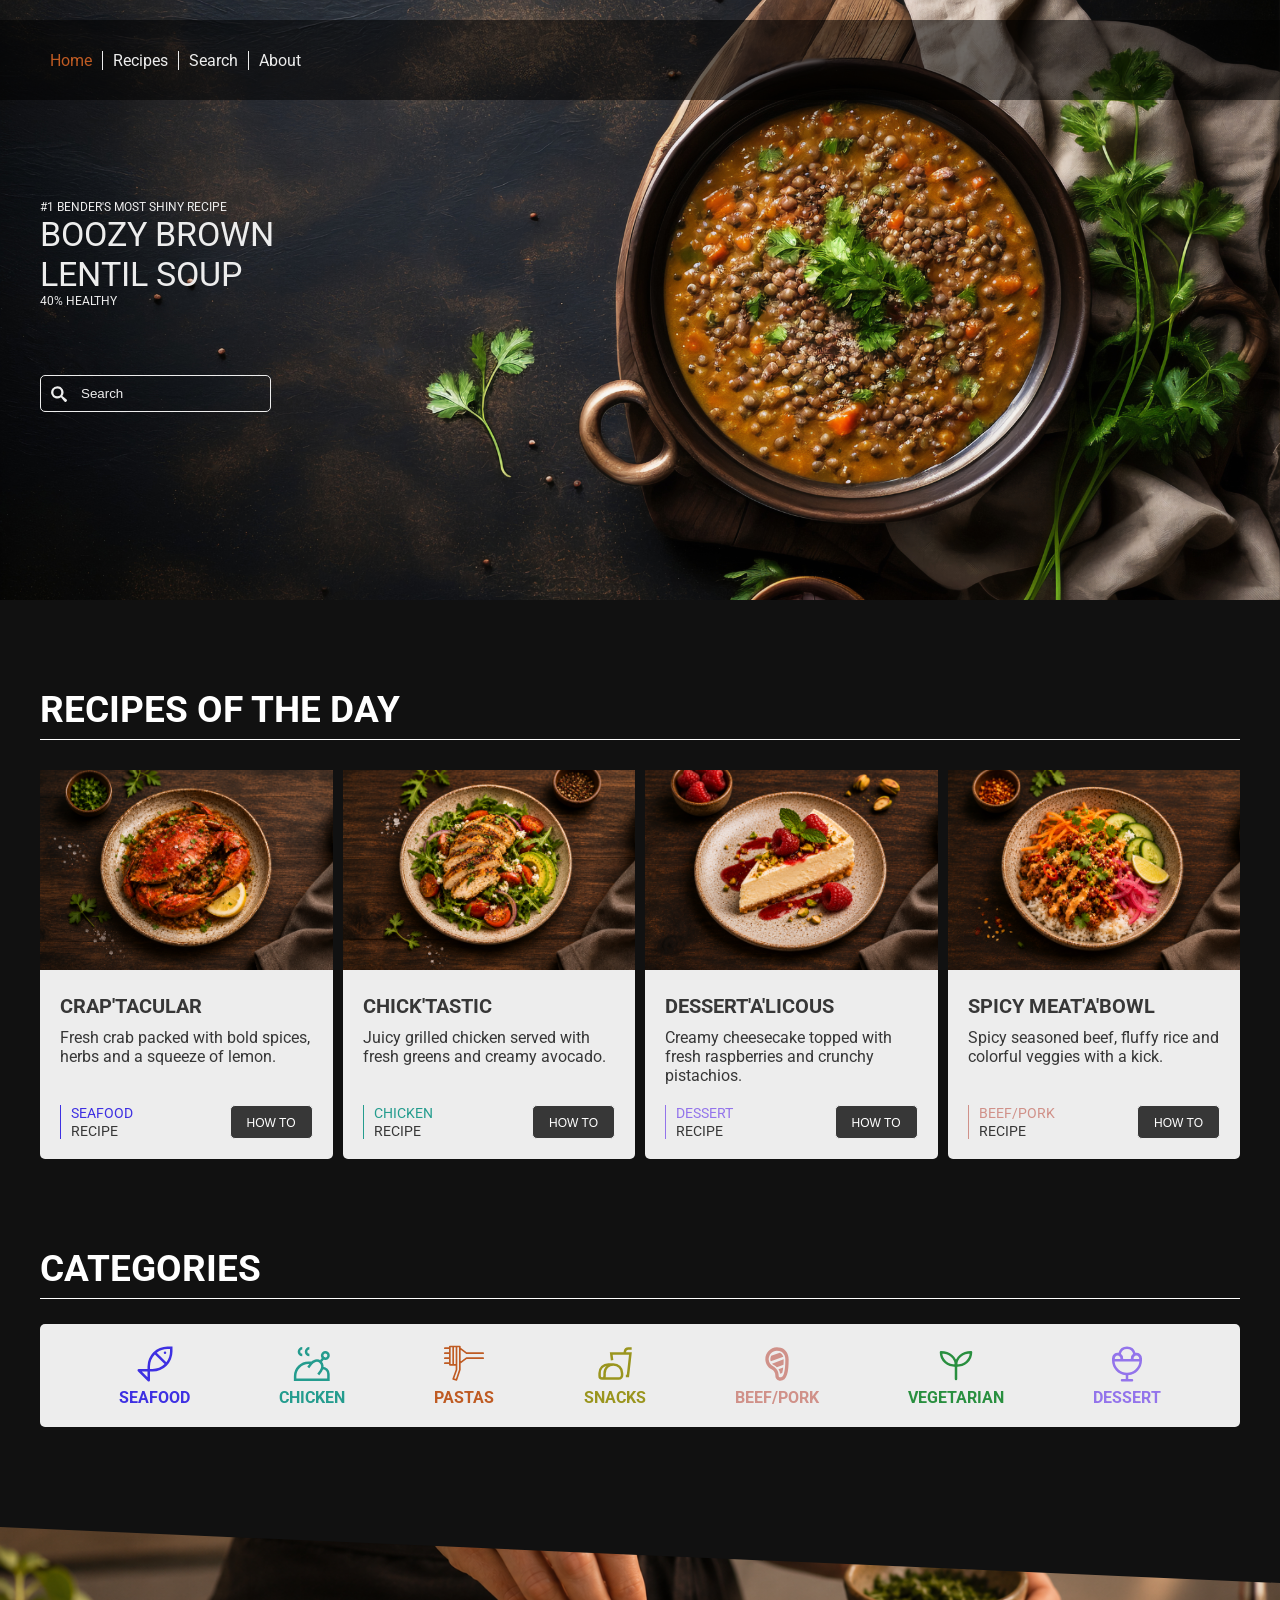
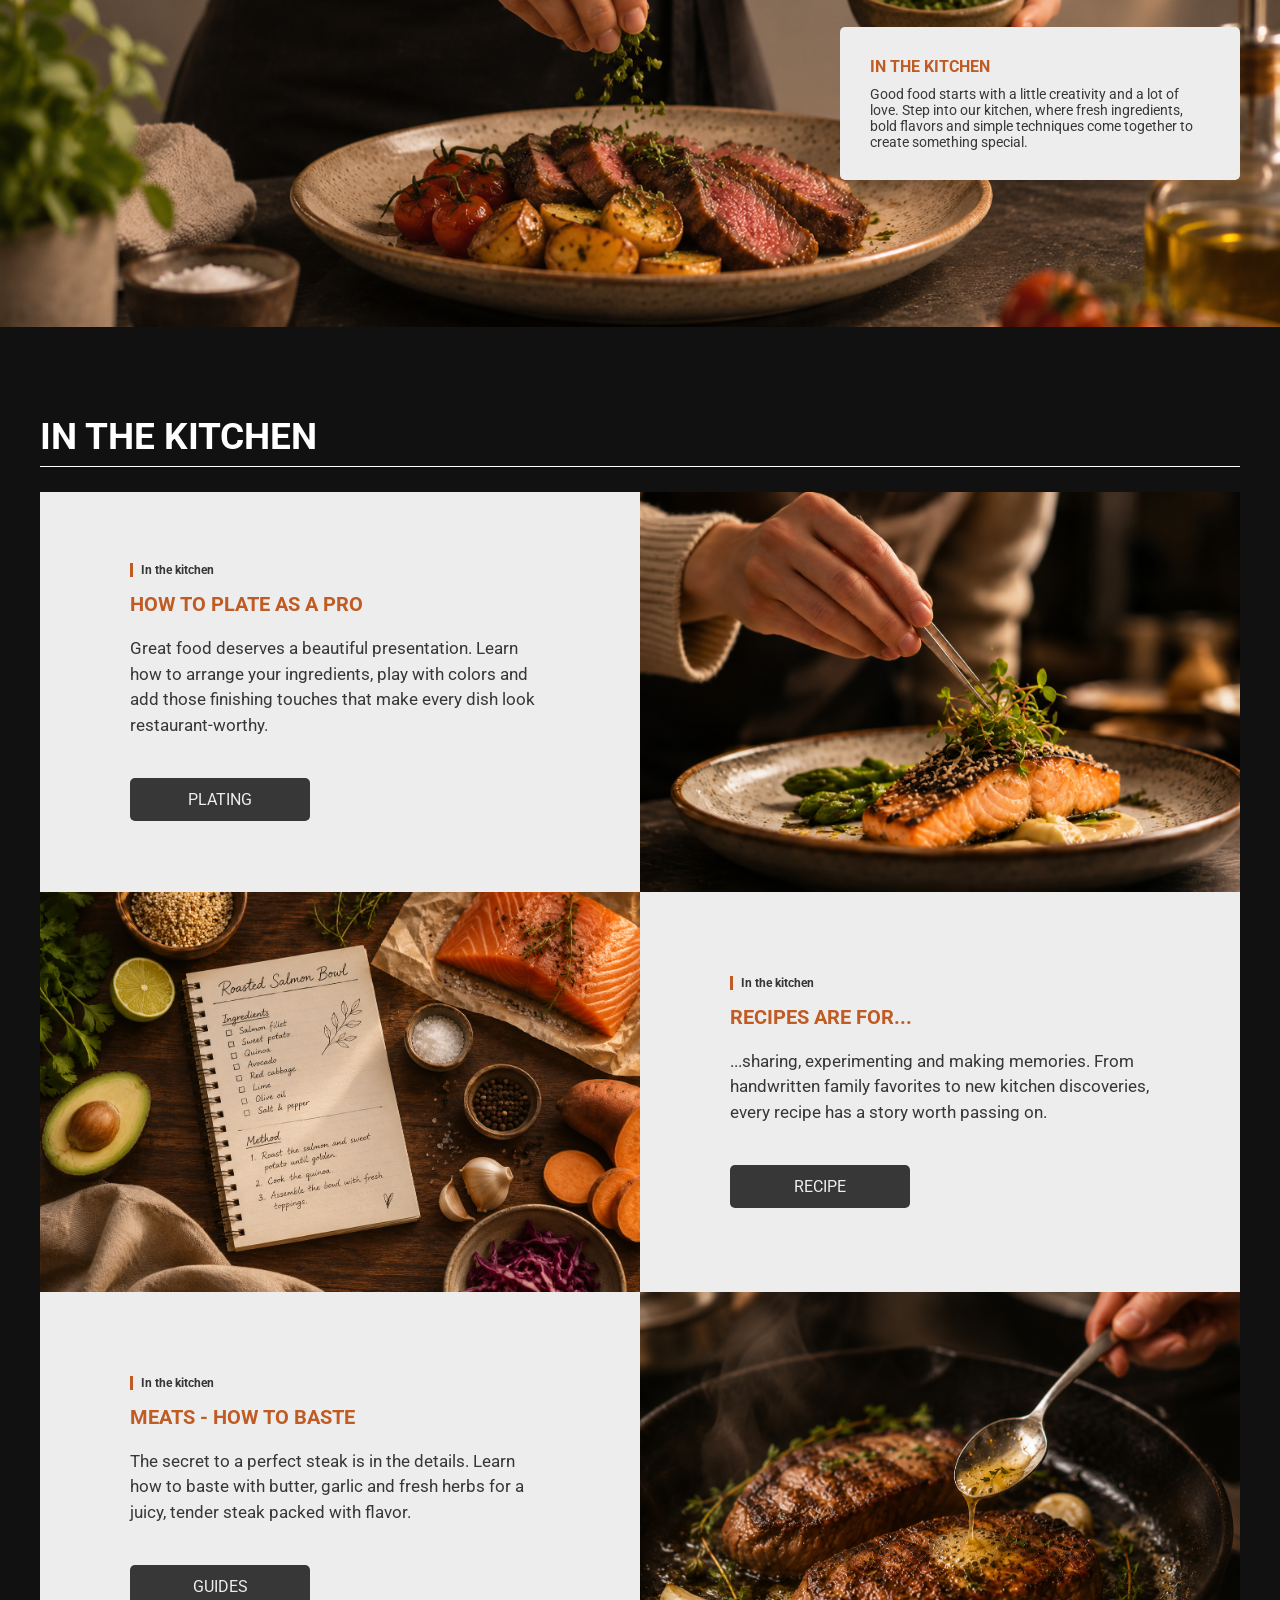
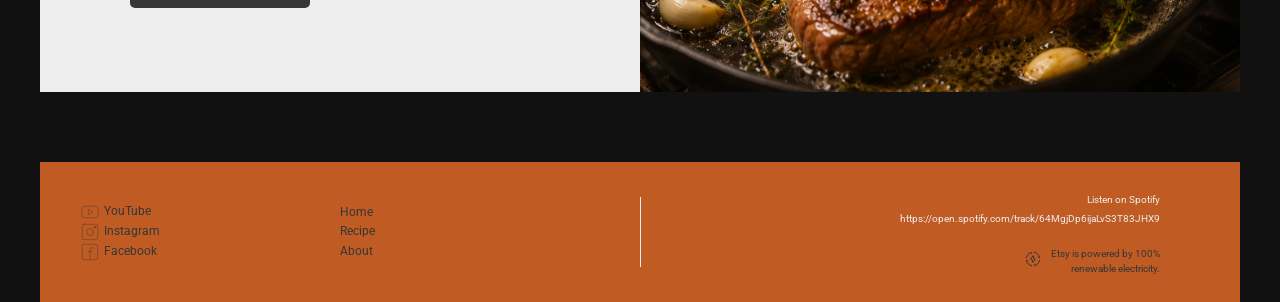
<file: index.html>
<!DOCTYPE html>
<html lang="en">

<head>
    <meta charset="UTF-8">
    <meta name="viewport" content="width=device-width, initial-scale=1.0">
    <title>Document</title>

    <link rel="preconnect" href="https://fonts.googleapis.com">
    <link rel="preconnect" href="https://fonts.gstatic.com" crossorigin>
    <link href="https://fonts.googleapis.com/css2?family=Roboto:ital,wght@0,100..900;1,100..900&display=swap"
        rel="stylesheet">

    <link rel="stylesheet" href="css/index.css">

</head>

<body>

    <div class="container">

        <!-- navigation -->

        <nav class="navigation">

            <div class="menu_container">

                <ul>
                    <li><a href="index.html" class="active">Home</a></li>
                    <li><a href="recipe.html">Recipes</a></li>
                    <li><a href="search.html">Search</a></li>
                    <li><a href="about.html">About</a></li>
                </ul>

            </div>

            <!-- mobil hamburger menu -->

            <div class="hamburger_menu">

                <span><svg xmlns="http://www.w3.org/2000/svg" width="1em" height="1em" viewBox="0 0 512 512">
                        <path d="M0 0h512v512H0z" fill="none" />
                        <path fill="currentColor" d="M80 96h352v32H80zm0 144h352v32H80zm0 144h352v32H80z" />
                    </svg>
                </span>

            </div>

        </nav>

        <div class="mobile_menu">

            <ul>

                <li><a class="menu_item active" href="index.html">Home</a></li>
                <li><a class="menu_item" href="about.html">Recipes</a></li>
                <li><a class="menu_item" href="search.html">Search</a></li>
                <li><a class="menu_item" href="about.html">About</a></li>

            </ul>

        </div>

        <!-- hero section -->
        <section class="hero">

            <div class="hero_container">

                <div class="hero_text">

                    <h6>#1 Bender's most shiny recipe</h6>
                    <h4>Boozy brown</h4>
                    <h4>Lentil Soup</h4>
                    <h6>40% healthy</h6>

                </div>

                <div class="hero_search">

                    <div class="search_box">
                        <span class="search_icon">
                            <svg xmlns="http://www.w3.org/2000/svg" width="1em" height="1em" viewBox="0 0 16 16">
                                <path d="M0 0h16v16H0z" fill="none" />
                                <path fill="currentColor"
                                    d="M6.5 1a5.5 5.5 0 0 1 4.437 8.749l3.556 2.846a1.351 1.351 0 1 1-1.898 1.898l-2.846-3.556A5.5 5.5 0 1 1 6.5 1m0 2a3.5 3.5 0 1 0 0 7a3.5 3.5 0 0 0 0-7" />
                            </svg>

                        </span>

                        <input type="text" placeholder="Search" class="search_input">

                    </div>

                </div>

            </div>

        </section>

        <!-- todays recipe section -->

        <section class="todays_recipes">

            <div class="todays_recipes_headline">Recipes of the day</div>

            <div class="todays_recipes_content">

                <div class="todays_recipes_content_block">

                    <div class="todays_recipes_content_block_image">

                        <img src="img/Krabbe.png" alt="" class="image">

                    </div>

                    <div class="todays_recipes_content_block_text">

                        <div class="todays_recipes_content_block_text_top">

                            <h5>CRAP'TACULAR</h5>

                            <p>Fresh crab packed with bold spices, herbs and a squeeze of lemon.</p>

                        </div>

                        <div class="todays_recipes_content_block_text_bottom">

                            <div data-category="seafood" class="todays_recipes_content_bottom_area">

                                <div class="todays_recipes_content_bottom_area_left">

                                    <p data-category="seafood" id="category-color">Seafood</p>
                                    <p>Recipe</p>

                                </div>

                                <div class="todays_recipes_content_bottom_area_right">

                                    <div class="todays_recipes_content_bottom_area_right_button">

                                        <button>

                                            <a href="#">How to</a>

                                        </button>

                                    </div>
                                </div>
                            </div>
                        </div>
                    </div>
                </div>

                <div class="todays_recipes_content_block">

                    <div class="todays_recipes_content_block_image">

                        <img src="img/Kylling.png" alt="" class="image">

                    </div>

                    <div class="todays_recipes_content_block_text">

                        <div class="todays_recipes_content_block_text_top">

                            <h5>Chick'tastic</h5>

                            <p>Juicy grilled chicken served with fresh greens and creamy avocado.</p>

                        </div>

                        <div class="todays_recipes_content_block_text_bottom">

                            <div data-category="chicken" class="todays_recipes_content_bottom_area">

                                <div class="todays_recipes_content_bottom_area_left">

                                    <p data-category="chicken" id="category-color">Chicken</p>
                                    <p>Recipe</p>

                                </div>

                                <div class="todays_recipes_content_bottom_area_right">

                                    <div class="todays_recipes_content_bottom_area_right_button">

                                        <button>

                                            <a href="#">How to</a>

                                        </button>

                                    </div>
                                </div>
                            </div>
                        </div>
                    </div>
                </div>

                <div class="todays_recipes_content_block">

                    <div class="todays_recipes_content_block_image">

                        <img src="img/Kage.png" alt="" class="image">

                    </div>

                    <div class="todays_recipes_content_block_text">

                        <div class="todays_recipes_content_block_text_top">

                            <h5>DESSERT'A'LICOUS</h5>

                            <p>Creamy cheesecake topped with fresh raspberries and crunchy pistachios.</p>

                        </div>

                        <div class="todays_recipes_content_block_text_bottom">

                            <div data-category="dessert" class="todays_recipes_content_bottom_area">

                                <div class="todays_recipes_content_bottom_area_left">

                                    <p data-category="dessert" id="category-color">dessert</p>
                                    <p>Recipe</p>

                                </div>

                                <div class="todays_recipes_content_bottom_area_right">

                                    <div class="todays_recipes_content_bottom_area_right_button">

                                        <button>

                                            <a href="#">How to</a>

                                        </button>

                                    </div>
                                </div>
                            </div>
                        </div>
                    </div>
                </div>

                <div class="todays_recipes_content_block">

                    <div class="todays_recipes_content_block_image">

                        <img src="img/Kød.png" alt="" class="image">

                    </div>

                    <div class="todays_recipes_content_block_text">

                        <div class="todays_recipes_content_block_text_top">

                            <h5>SPICY MEAT'A'BOWL</h5>

                            <p>Spicy seasoned beef, fluffy rice and colorful veggies with a kick.</p>

                        </div>

                        <div class="todays_recipes_content_block_text_bottom">

                            <div data-category="beef/pork" class="todays_recipes_content_bottom_area">

                                <div class="todays_recipes_content_bottom_area_left">

                                    <p data-category="beef/pork" id="category-color">Beef/pork</p>
                                    <p>Recipe</p>

                                </div>

                                <div class="todays_recipes_content_bottom_area_right">

                                    <div class="todays_recipes_content_bottom_area_right_button">

                                        <button>

                                            <a href="#">How to</a>

                                        </button>

                                    </div>
                                </div>
                            </div>
                        </div>
                    </div>
                </div>



            </div>

        </section>

        <!-- categories section -->
        <section class="categories">

            <div class="todays_recipes_headline">Categories</div>

            <div class="categories_content">
                <a href="">
                    <div class="categories_content_block">

                        <span data-category="seafood" class="iconify">
                            <svg xmlns="http://www.w3.org/2000/svg" width="1em" height="1em" viewBox="0 0 32 32">
                                <path d="M0 0h32v32H0z" fill="none" />
                                <circle cx="24" cy="7" r="1" fill="currentColor" />
                                <path fill="currentColor"
                                    d="M26 2a16.02 16.02 0 0 0-16 16v2H3a1 1 0 0 0-.707 1.707l8 8A1 1 0 0 0 12 29v-7h2A16.02 16.02 0 0 0 30 6V2ZM10 26.586L5.414 22H10ZM12 20v-2a13.94 13.94 0 0 1 3.908-9.678l7.77 7.77A13.94 13.94 0 0 1 14 20ZM28 6a13.9 13.9 0 0 1-2.98 8.606L17.395 6.98A13.9 13.9 0 0 1 26 4h2Z" />
                            </svg>

                        </span>

                        <p data-category="seafood">Seafood</p>

                    </div>
                </a>
                <a href="">
                    <div class="categories_content_block">

                        <span data-category="chicken" class="iconify">
                            <svg xmlns="http://www.w3.org/2000/svg" width="1em" height="1em" viewBox="0 0 24 24">
                                <path d="M0 0h24v24H0z" fill="none" />
                                <g fill="none" stroke="currentColor" stroke-width="1.5">
                                    <path stroke-linecap="square"
                                        d="M18.123 7.08a1.911 1.911 0 1 0 3.8-.408a1.911 1.911 0 1 0-3.8.408" />
                                    <path
                                        d="M18.154 14.337a3.707 3.707 0 0 1 3.707 3.707v3.347H1.873v-2.087a8 8 0 0 1 8-8h1.957" />
                                    <path stroke-linecap="square"
                                        d="m10.198 13.496l1.235-1.615c1.392-1.902 3.833-2.482 5.454-1.296c1.62 1.185 1.806 3.688.415 5.59l-1.097 1.558m2.643-9.378l-1.756 2.298" />
                                    <path d="M6.161 6.608a2 2 0 1 1 0-4m4.264 4a2 2 0 0 1 0-4" />
                                </g>
                            </svg>

                        </span>

                        <p data-category="chicken">Chicken</p>

                    </div>
                </a>
                <a href="">
                    <div class="categories_content_block">

                        <span data-category="pastas" class="iconify">
                            <svg xmlns="http://www.w3.org/2000/svg" width="1em" height="1em" viewBox="0 0 24 24">
                                <path d="M0 0h24v24H0z" fill="none" />
                                <path fill="none" stroke="currentColor" stroke-linecap="round" stroke-linejoin="round"
                                    stroke-miterlimit="10"
                                    d="M23.5 5.5h-10l-4-3m0 9l4-3h10m-20-6h-3m3 3h-3m3 3h-3m3 3h-3m5 9.5l2-5.5v-3h-4v-11h6v14l-2 6zm0-19.5v11m2-11v11" />
                            </svg>

                        </span>

                        <p data-category="pastas">pastas</p>

                    </div>
                </a>
                <a href="">
                    <div class="categories_content_block">

                        <span data-category="snacks" class="iconify">
                            <svg xmlns="http://www.w3.org/2000/svg" width="1em" height="1em" viewBox="0 0 24 24">
                                <path d="M0 0h24v24H0z" fill="none" />
                                <g fill="currentColor">
                                    <path
                                        d="M17.231 4.298A2.75 2.75 0 0 1 19.944 2H22v1.5h-2.056a1.25 1.25 0 0 0-1.233 1.045L18.635 5h3.453L20.42 20H18.5v-1.5h.579l1.333-12H10.6l.394 3.157l-1.488.186L8.9 5h8.214z" />
                                    <path fill-rule="evenodd"
                                        d="M8 11.5a6 6 0 0 0-6 6v1.75a2.25 2.25 0 0 0 2.25 2.25h10A2.75 2.75 0 0 0 17 18.75V17.5a6 6 0 0 0-6-6zm6.25 8.5H6.372q.126-.354.128-.75V17.5a4.5 4.5 0 1 1 9 0v1.25c0 .69-.56 1.25-1.25 1.25M5 17.5c0-1.717.72-3.265 1.876-4.359A4.5 4.5 0 0 0 3.5 17.5v1.75a.75.75 0 0 0 1.5 0z"
                                        clip-rule="evenodd" />
                                </g>
                            </svg>

                        </span>

                        <p data-category="snacks">snacks</p>

                    </div>
                </a>
                <a href="">
                    <div class="categories_content_block">

                        <span data-category="beef/pork" class="iconify">
                            <svg xmlns="http://www.w3.org/2000/svg" width="1em" height="1em" viewBox="0 0 24 24">
                                <path d="M0 0h24v24H0z" fill="none" />
                                <path fill="currentColor"
                                    d="M11.9 2C8 2 4.9 5.4 5 9.3c.1 2.6 1.6 4.8 3.7 5.9c1.4.7 2.3 2.1 2.3 3.6v.2c0 1.7 1.3 3 3 3c4 0 5-5 5-13c0 0 0-7-7.1-7M14 20c-.6 0-1-.4-1-1v-.2c0-2.2-1.3-4.3-3.3-5.4C8.1 12.6 7.1 11 7 9.2c0-1.3.5-2.7 1.4-3.7S10.6 4 11.8 4C16.7 4 17 8.2 17 9c0 9.9-1.7 11-3 11m1.8-12.4l-7.5 2.7Q8 9.85 8 9.1c0-.7.2-1.3.5-2l5.2-1.9c1.2.6 1.8 1.5 2.1 2.4m-2.9 7.5l2.8-1c-.1 1.5-.4 2.6-.6 3.3l-1.3.5c0-1-.3-1.9-.9-2.8M16 9.2c0 1.2 0 2.3-.1 3.2l-4 1.5c-.5-.5-1.1-1-1.8-1.3c-.4-.2-.8-.5-1.1-.8z" />
                            </svg>

                        </span>

                        <p data-category="beef/pork">beef/pork</p>

                    </div>
                </a>
                <a href="">
                    <div class="categories_content_block">

                        <span data-category="vegetarian" class="iconify">
                            <svg xmlns="http://www.w3.org/2000/svg" width="1em" height="1em" viewBox="0 0 24 24">
                                <path d="M0 0h24v24H0z" fill="none" />
                                <g fill="none" stroke="currentColor" stroke-linecap="round" stroke-linejoin="round"
                                    stroke-width="1.5">
                                    <path d="M12 21v-8" />
                                    <path d="M12 13c0 -5 -4 -8 -9 -8 0 5 4 8 9 8" />
                                    <path d="M12 13c0 -5 4 -8 9 -8 0 5 -4 8 -9 8" />
                                </g>
                            </svg>

                        </span>

                        <p data-category="vegetarian">vegetarian</p>

                    </div>
                </a>
                <a href="">
                    <div class="categories_content_block">

                        <span data-category="dessert" class="iconify">
                            <svg xmlns="http://www.w3.org/2000/svg" width="1em" height="1em" viewBox="0 0 1024 1024">
                                <path d="M0 0h1024v1024H0z" fill="none" />
                                <path fill="currentColor"
                                    d="M128 416v-48a144 144 0 0 1 168.6-141.9a224.1 224.1 0 0 1 430.8 0A144 144 0 0 1 896 368v48a384 384 0 0 1-352 382.7V896h-64v-97.3A384 384 0 0 1 128 416m287.1-32h193.8a144 144 0 0 1 58.9-132.8a160 160 0 0 0-311.6 0A144 144 0 0 1 415.1 384m-72.9 0a72 72 0 1 0-140.5 0zm339.6 0h140.4a72 72 0 1 0-140.5 0zM512 736a320 320 0 0 0 318.4-288H193.6A320 320 0 0 0 512 736M384 896h256a32 32 0 1 1 0 64H384a32 32 0 1 1 0-64" />
                            </svg>

                        </span>

                        <p data-category="dessert">dessert</p>

                    </div>
                </a>
            </div>

        </section>

        <!-- full width image section -->
        <section class="image_section">

            <div class="image_section_controller">
                <div class="image_section_box">
                    <h4>In the kitchen</h4>
                    <p>Good food starts with a little creativity and a lot of love. Step into our kitchen, where fresh
                        ingredients, bold flavors and simple techniques come together to create something special.</p>
                </div>
            </div>


        </section>

        <!-- content area/in the kitchen -->
        <section class="categories">

            <div class="todays_recipes_headline">In the kitchen</div>

            <section class="content_area">

            </section>

            <div class="kitchen_grid">

                <div class="kitchen_text">

                    <p class="kitchen_label">In the kitchen</p>

                    <h3 class="kitchen_title">HOW TO PLATE AS A PRO</h3>

                    <p class="kitchen_description">Great food deserves a beautiful presentation. Learn how to arrange
                        your ingredients, play with colors and add those finishing touches that make every dish look
                        restaurant-worthy.</p>

                    <a href="" class="kitchen_button">PLATING</a>

                </div>

                <div class="kitchen_image">

                    <img src="img/Plate.png" alt="">

                </div>

                <div class="kitchen_image">

                    <img src="img/Opskrift.png" alt="">

                </div>

                <div class="kitchen_text">

                    <p class="kitchen_label">In the kitchen</p>

                    <h3 class="kitchen_title">RECIPES ARE FOR...</h3>

                    <p class="kitchen_description">...sharing, experimenting and making memories. From handwritten
                        family favorites to new kitchen discoveries, every recipe has a story worth passing on.</p>

                    <a href="" class="kitchen_button">RECIPE</a>

                </div>

                <div class="kitchen_text">

                    <p class="kitchen_label">In the kitchen</p>

                    <h3 class="kitchen_title">MEATS - HOW TO BASTE</h3>

                    <p class="kitchen_description">The secret to a perfect steak is in the details. Learn how to baste
                        with butter, garlic and fresh herbs for a juicy, tender steak packed with flavor.</p>

                    <a href="" class="kitchen_button">GUIDES</a>

                </div>

                <div class="kitchen_image">

                    <img src="img/Baste.png" alt="">

                </div>

            </div>

            <footer class="footer">

                <div class="footer_container">

                    <!-- Sociale medier -->
                    <div class="footer_social">

                        <p><a href=""><svg xmlns="http://www.w3.org/2000/svg" width="1em" height="1em"
                                    viewBox="0 0 48 48">
                                    <path d="M0 0h48v48H0z" fill="none" />
                                    <path fill="none" stroke="currentColor" stroke-linecap="round"
                                        stroke-linejoin="round"
                                        d="M43.112 14.394a5 5 0 0 0-3.533-3.533c-2.314-.894-24.732-1.332-31.236.025A5 5 0 0 0 4.81 14.42c-1.045 4.583-1.124 14.491.026 19.177a5 5 0 0 0 3.533 3.533c4.583 1.055 26.371 1.203 31.236 0a5 5 0 0 0 3.533-3.533c1.114-4.993 1.193-14.287-.026-19.203" />
                                    <path fill="none" stroke="currentColor" stroke-linecap="round"
                                        stroke-linejoin="round" d="M30.567 23.995L20.12 18.004v11.982Z" />
                                </svg>

                                YouTube</a></p>

                        <p><a href=""><svg xmlns="http://www.w3.org/2000/svg" width="1em" height="1em"
                                    viewBox="0 0 48 48">
                                    <path d="M0 0h48v48H0z" fill="none" />
                                    <rect width="37" height="37" x="5.5" y="5.5" fill="none" stroke="currentColor"
                                        stroke-linecap="round" stroke-linejoin="round" rx="4" ry="4" />
                                    <circle cx="35.35" cy="12.65" r="2.25" fill="none" stroke="currentColor"
                                        stroke-linecap="round" stroke-linejoin="round" />
                                    <circle cx="24" cy="24" r="8.25" fill="none" stroke="currentColor"
                                        stroke-linecap="round" stroke-linejoin="round" />
                                </svg>

                                Instagram</a></p>

                        <p><a href=""><svg xmlns="http://www.w3.org/2000/svg" width="1em" height="1em"
                                    viewBox="0 0 48 48">
                                    <path d="M0 0h48v48H0z" fill="none" />
                                    <path fill="none" stroke="currentColor" stroke-linecap="round"
                                        stroke-linejoin="round"
                                        d="M24 42.5V18.575a5.075 5.075 0 0 1 5.075-5.075c2.498 0 4.057.74 5.126 2.123m-14.5 7.665h10.15" />
                                    <path fill="none" stroke="currentColor" stroke-linecap="round"
                                        stroke-linejoin="round"
                                        d="M38.5 5.5h-29a4 4 0 0 0-4 4v29a4 4 0 0 0 4 4h29a4 4 0 0 0 4-4v-29a4 4 0 0 0-4-4" />
                                </svg>

                                Facebook</a></p>

                    </div>

                    <!-- Navigation -->
                    <div class="footer_links">
                        <p><a href="index.html">Home</a></p>
                        <p><a href="recipe.html">Recipe</a></p>
                        <p><a href="about.html">About</a></p>
                    </div>

                    <!-- Spotify -->
                    <div class="footer_spotify">

                        <div class="spotify_links">

                            <a href="https://open.spotify.com/track/64MgjDp6ijaLvS3T83JHX9" class="spotify_link_one">
                                Listen on Spotify <br> https://open.spotify.com/track/64MgjDp6ijaLvS3T83JHX9</a>


                        </div>

                        <div class="footer_etsy">

                            <span class="etsy_icon"><svg xmlns="http://www.w3.org/2000/svg" width="1em" height="1em"
                                    viewBox="0 0 24 24">
                                    <path d="M0 0h24v24H0z" fill="none" />
                                    <g fill="none" stroke="currentColor" stroke-linecap="round" stroke-width="1.5">
                                        <path
                                            d="M2 10c.78-3.816 3.67-6.87 7.406-7.91c.314-.087.47-.131.555-.038c.085.094.022.248-.102.558L9 4.5M14 2c3.816.78 6.87 3.67 7.91 7.406c.087.314.131.47.038.555c-.094.085-.248.022-.558-.102L19.5 9m2.5 5c-.78 3.816-3.67 6.87-7.406 7.91c-.314.087-.47.131-.555.038c-.085-.094-.022-.248.102-.558L15 19.5M10 22c-3.816-.78-6.87-3.67-7.91-7.406c-.087-.314-.131-.47-.038-.555c.094-.085.248-.022.558.102L4.5 15" />
                                        <path stroke-linejoin="round"
                                            d="m8.613 11.665l3.499-4.492c.274-.351.787-.132.787.336v3.476c0 .28.2.508.449.508h1.702c.386 0 .592.514.337.842l-3.499 4.492c-.274.351-.787.132-.787-.336v-3.476c0-.28-.2-.508-.449-.508H8.95c-.386 0-.593-.514-.337-.842" />
                                    </g>
                                </svg>
                            </span>

                            <p>Etsy is powered by 100%<br>renewable electricity.</p>

                        </div>

                    </div>

            </footer>

    </div>


    <script src="js/app.js"></script>
</body>

</html>
</file>
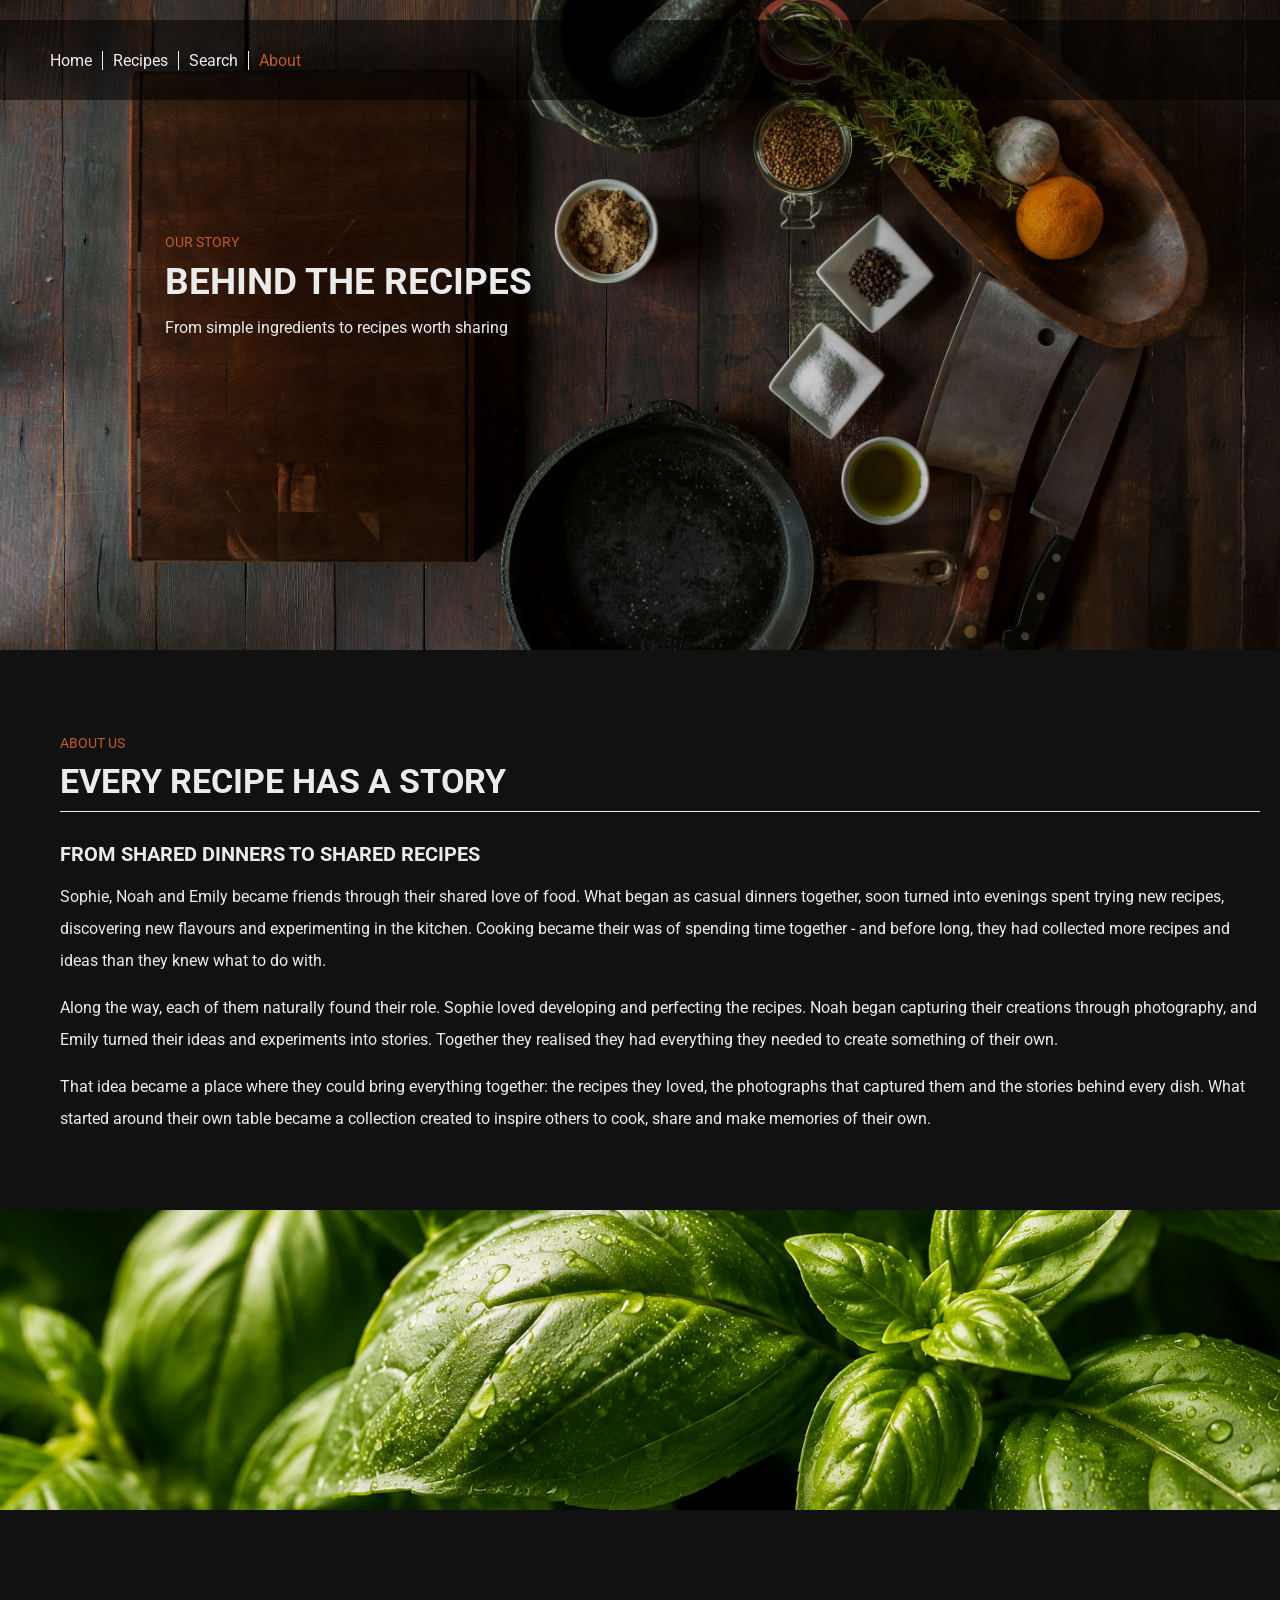
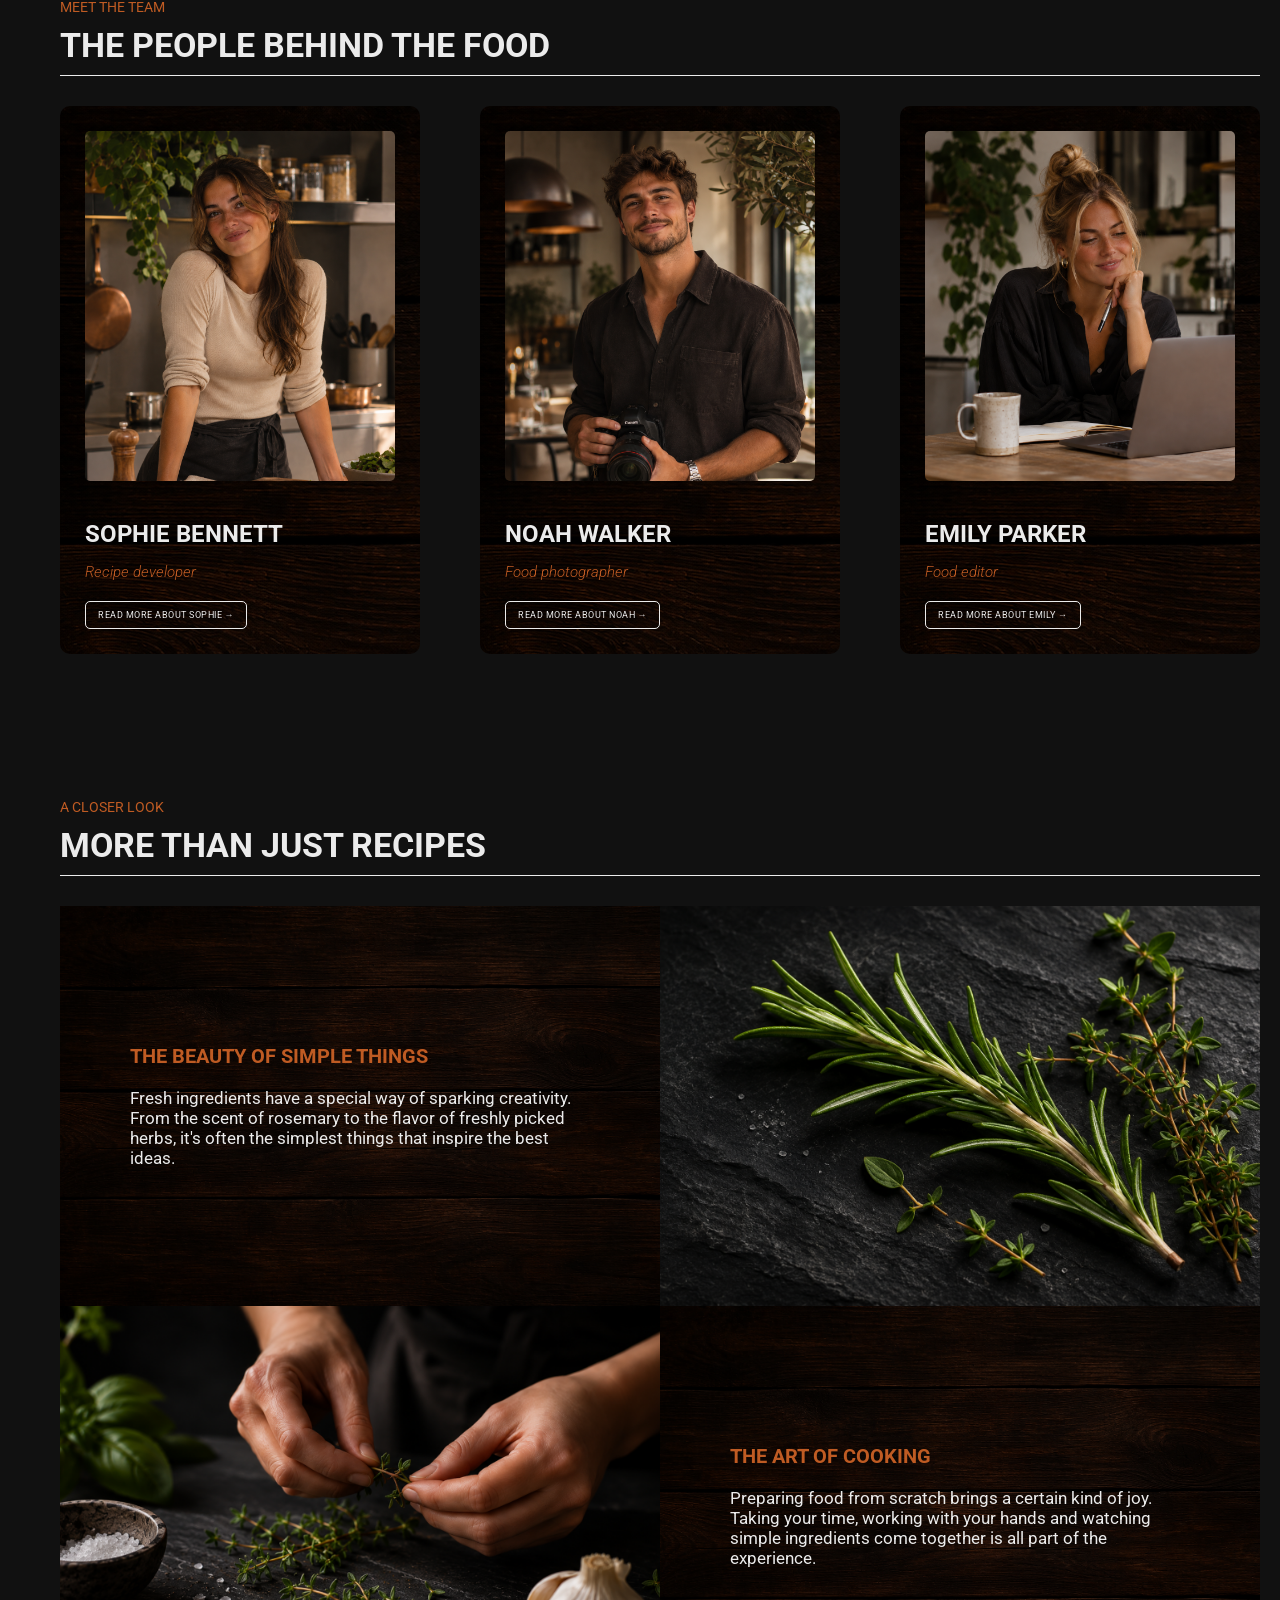
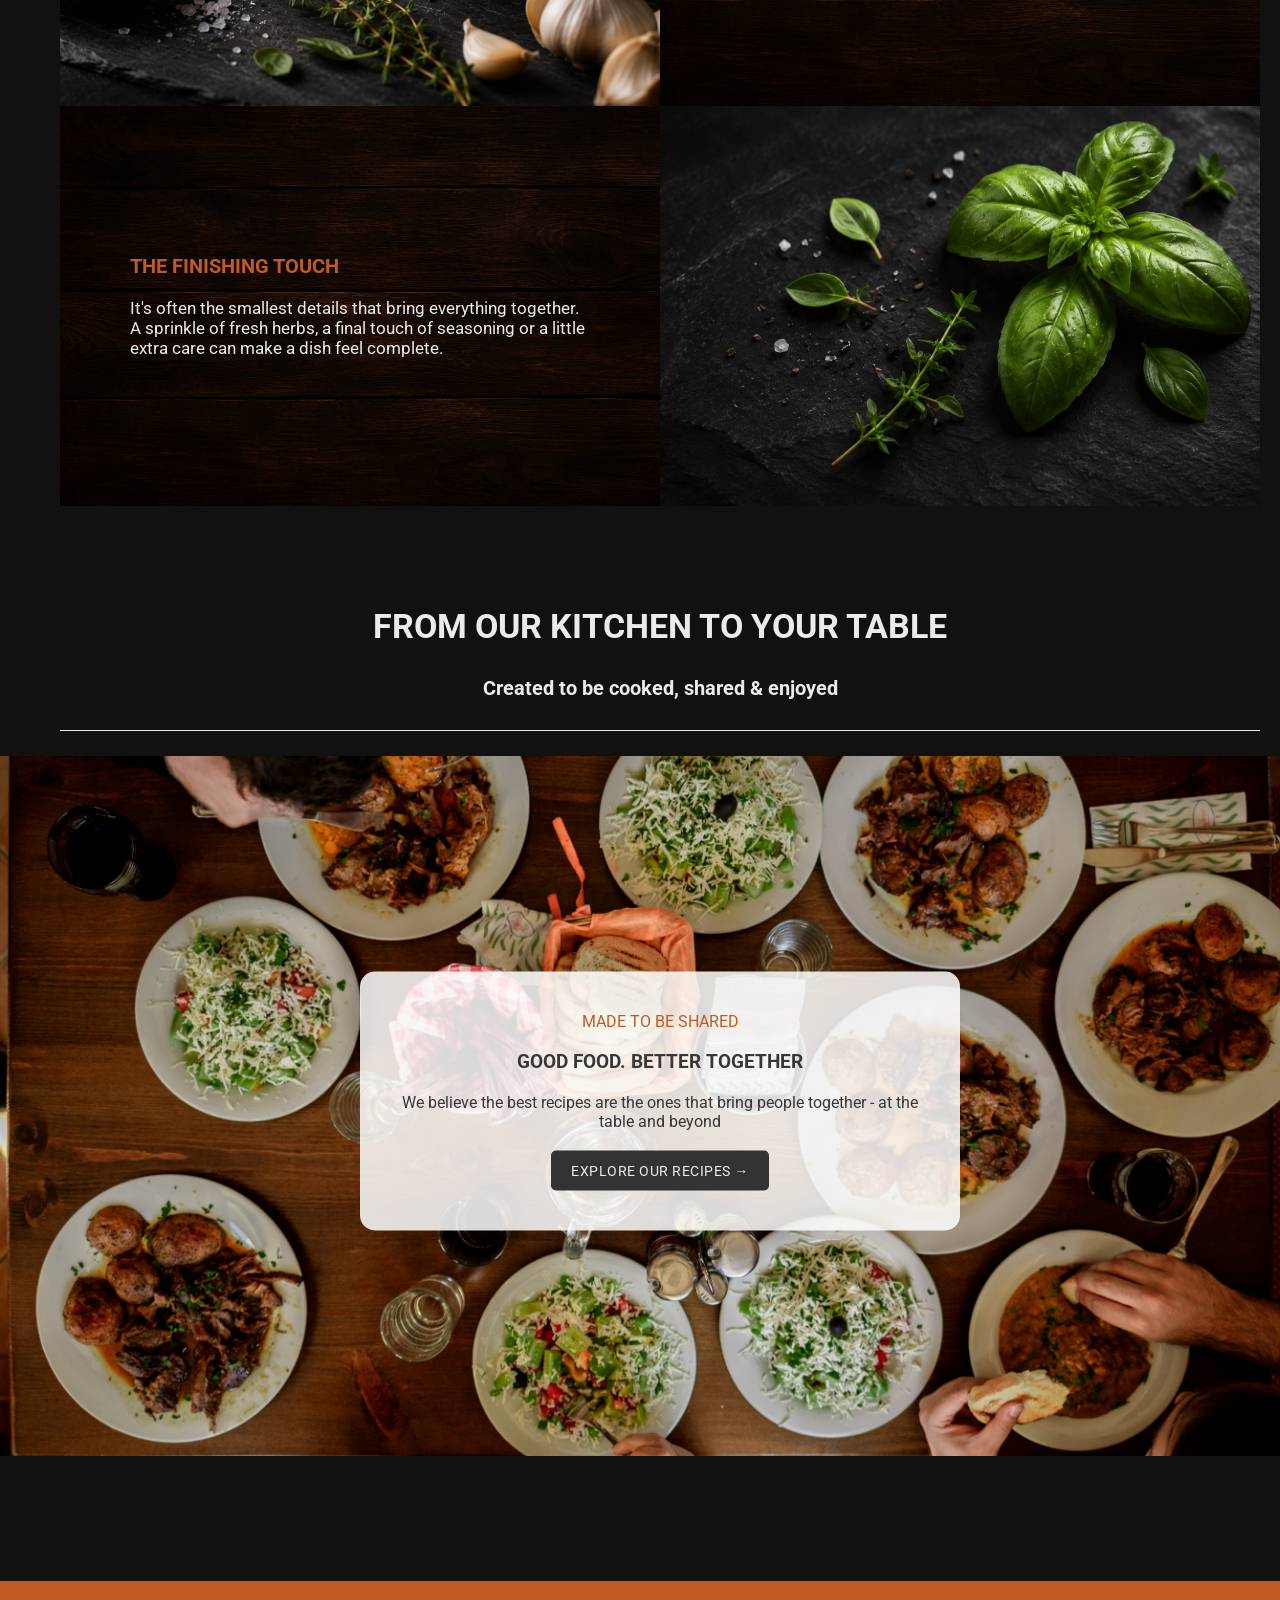
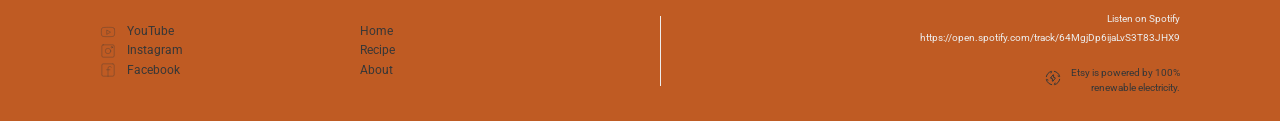
<file: about.html>
<!DOCTYPE html>
<html lang="en">

<head>
    <meta charset="UTF-8">
    <meta name="viewport" content="width=device-width, initial-scale=1.0">
    <title>Document</title>

    <link rel="preconnect" href="https://fonts.googleapis.com">
    <link rel="preconnect" href="https://fonts.gstatic.com" crossorigin>
    <link href="https://fonts.googleapis.com/css2?family=Roboto:ital,wght@0,100..900;1,100..900&display=swap"
        rel="stylesheet">

    <link rel="stylesheet" href="css/about.css">

</head>

<body>

    <div class="container">

        <!-- navigation -->

        <nav class="navigation">

            <div class="menu_container">

                <ul>
                    <li><a href="index.html">Home</a></li>
                    <li><a href="recipe.html">Recipes</a></li>
                    <li><a href="search.html">Search</a></li>
                    <li><a href="about.html" class="active">About</a></li>
                </ul>

            </div>

            <!-- mobil hamburger menu -->

            <div class="hamburger_menu">

                <span><svg xmlns="http://www.w3.org/2000/svg" width="1em" height="1em" viewBox="0 0 512 512">
                        <path d="M0 0h512v512H0z" fill="none" />
                        <path fill="currentColor" d="M80 96h352v32H80zm0 144h352v32H80zm0 144h352v32H80z" />
                    </svg>
                </span>

            </div>

        </nav>

        <div class="mobile_menu">

            <ul>

                <li><a class="menu_item" href="index.html">Home</a></li>
                <li><a class="menu_item" href="about.html">Recipes</a></li>
                <li><a class="menu_item" href="search.html">Search</a></li>
                <li><a class="menu_item active" href="about.html">About</a></li>

            </ul>

        </div>

        <!-- hero section -->

        <section class="hero">

            <img class="hero_image" src="img/Hero.jpg" alt="ingredients on a wooden cutting board">

            <div class="hero_text">

                <p class="hero_label">OUR STORY</p>

                <h1 class="hero_headline">BEHIND THE RECIPES</h1>

                <p class="hero_description">From simple ingredients to recipes worth sharing</p>

            </div>

        </section>


        <!-- about us section -->

        <section class="about_story">

            <div class="about_story_content">

                <p class="about_story_label">ABOUT US</p>

                <h2 class="about_story_headline">EVERY RECIPE HAS A STORY</h2>

                <h3 class="about_story_subheadline">FROM SHARED DINNERS TO SHARED RECIPES</h3>

                <p class="about_story_description">Sophie, Noah and Emily became friends through their shared love of
                    food. What began as casual dinners together, soon turned into evenings spent trying new recipes,
                    discovering new flavours and experimenting in the kitchen. Cooking became their was of spending time
                    together - and before long, they had collected more recipes and ideas than they knew what to do
                    with.</p>

                <p class="about_story_description">Along the way, each of them naturally found their role. Sophie loved
                    developing and perfecting the recipes. Noah began capturing their creations through photography, and
                    Emily turned their ideas and experiments into stories. Together they realised they had everything
                    they needed to create something of their own.</p>

                <p class="about_story_description">That idea became a place where they could bring everything together:
                    the recipes they loved, the photographs that captured them and the stories behind every dish. What
                    started around their own table became a collection created to inspire others to cook, share and make
                    memories of their own.</p>

            </div>
        </section>

        <!-- basil section -->

        <section class="basil_section">

            <img src="img/basil leaves.png" alt="Fresh basil leaves">

        </section>

        <!-- meet the team/the people behind the food -->

        <section class="team">

            <div class="team_content">

                <p class="team_label">MEET THE TEAM</p>

                <h2 class="team_headline">THE PEOPLE BEHIND THE FOOD</h2>

            </div>

            <div class="team_container">

                <div class="team_member">

                    <img class="team_image" src="img/Sophie.png" alt="Sophie Bennett">

                    <h3 class="team_name">SOPHIE BENNETT</h3>

                    <p class="team_role">Recipe developer</p>

                    <a href="#" class="team_button">READ MORE ABOUT SOPHIE →</a>

                </div>

                <div class="team_member">

                    <img class="team_image" src="img/Noah.png" alt="Noah Walker">

                    <h3 class="team_name">NOAH WALKER</h3>

                    <p class="team_role">Food photographer</p>

                    <a href="#" class="team_button">READ MORE ABOUT NOAH →</a>

                </div>

                <div class="team_member">

                    <img class="team_image" src="img/Emily.png" alt="Emily Parker">

                    <h3 class="team_name">EMILY PARKER</h3>

                    <p class="team_role">Food editor</p>

                    <a href="#" class="team_button">READ MORE ABOUT EMILY →</a>

                </div>

            </div>

        </section>

        <!-- a closer look/more than just recipes -->

        <section class="closer">

            <div class="closer_content">

                <p class="closer_label">A CLOSER LOOK</p>

                <h2 class="closer_headline">MORE THAN JUST RECIPES</h2>

            </div>

            <div class="closer_grid">

                <div class="closer_text">

                    <h3 class="closer_title">THE BEAUTY OF SIMPLE THINGS</h3>

                    <p class="closer_description">Fresh ingredients have a special way of sparking creativity. From the
                        scent of rosemary to the flavor of freshly picked herbs, it's often the simplest things that
                        inspire the best ideas.</p>

                </div>

                <div class="closer_image">

                    <img src="img/Rosmarin.png" alt="Fresh rosemary and thyme">

                </div>

                <div class="closer_image">

                    <img src="img/Urter.png" alt="Hands preparing fresh herbs">

                </div>

                <div class="closer_text">

                    <h3 class="closer_title">THE ART OF COOKING</h3>

                    <p class="closer_description">Preparing food from scratch brings a certain kind of joy. Taking your
                        time, working with your hands and watching simple ingredients come together is all part of the
                        experience.</p>

                </div>

                <div class="closer_text">

                    <h3 class="closer_title">THE FINISHING TOUCH</h3>

                    <p class="closer_description">It's often the smallest details that bring everything together. A
                        sprinkle of fresh herbs, a final touch of seasoning or a little extra care can make a dish feel
                        complete.

                </div>

                <div class="closer_image">

                    <img src="img/Basilikum.png" alt="Fresh basil">

                </div>

            </div>



            <!-- from our kitchen to your table -->

            <section class="table">

                <div class="table_content">

                    <h2 class="table_headline">FROM OUR KITCHEN TO YOUR TABLE</h2>

                    <h3 class="table_subheadline">Created to be cooked, shared & enjoyed</h3>

                </div>

                <div class="table_image">

                    <img src="img/Table.jpg" alt="Food on a table" class="table_image">

                    <div class="table_box">

                        <p class="table_box_label">MADE TO BE SHARED</p>

                        <h3 class="table_box_headline">GOOD FOOD. BETTER TOGETHER</h3>

                        <p class="table_box_text">We believe the best recipes are the ones that bring people together -
                            at
                            the table and beyond</p>

                        <a href="#" class="table_button">EXPLORE OUR RECIPES →</a>

                    </div>
                </div>

            </section>











            <!-- footer -->

            <footer class="footer">

                <div class="footer_container">


                    <!-- Sociale medier -->
                    <div class="footer_social">

                        <p><a href=""><svg xmlns="http://www.w3.org/2000/svg" width="1em" height="1em"
                                    viewBox="0 0 48 48">
                                    <path d="M0 0h48v48H0z" fill="none" />
                                    <path fill="none" stroke="currentColor" stroke-linecap="round"
                                        stroke-linejoin="round"
                                        d="M43.112 14.394a5 5 0 0 0-3.533-3.533c-2.314-.894-24.732-1.332-31.236.025A5 5 0 0 0 4.81 14.42c-1.045 4.583-1.124 14.491.026 19.177a5 5 0 0 0 3.533 3.533c4.583 1.055 26.371 1.203 31.236 0a5 5 0 0 0 3.533-3.533c1.114-4.993 1.193-14.287-.026-19.203" />
                                    <path fill="none" stroke="currentColor" stroke-linecap="round"
                                        stroke-linejoin="round" d="M30.567 23.995L20.12 18.004v11.982Z" />
                                </svg>

                                YouTube</a></p>

                        <p><a href=""><svg xmlns="http://www.w3.org/2000/svg" width="1em" height="1em"
                                    viewBox="0 0 48 48">
                                    <path d="M0 0h48v48H0z" fill="none" />
                                    <rect width="37" height="37" x="5.5" y="5.5" fill="none" stroke="currentColor"
                                        stroke-linecap="round" stroke-linejoin="round" rx="4" ry="4" />
                                    <circle cx="35.35" cy="12.65" r="2.25" fill="none" stroke="currentColor"
                                        stroke-linecap="round" stroke-linejoin="round" />
                                    <circle cx="24" cy="24" r="8.25" fill="none" stroke="currentColor"
                                        stroke-linecap="round" stroke-linejoin="round" />
                                </svg>

                                Instagram</a></p>

                        <p><a href=""><svg xmlns="http://www.w3.org/2000/svg" width="1em" height="1em"
                                    viewBox="0 0 48 48">
                                    <path d="M0 0h48v48H0z" fill="none" />
                                    <path fill="none" stroke="currentColor" stroke-linecap="round"
                                        stroke-linejoin="round"
                                        d="M24 42.5V18.575a5.075 5.075 0 0 1 5.075-5.075c2.498 0 4.057.74 5.126 2.123m-14.5 7.665h10.15" />
                                    <path fill="none" stroke="currentColor" stroke-linecap="round"
                                        stroke-linejoin="round"
                                        d="M38.5 5.5h-29a4 4 0 0 0-4 4v29a4 4 0 0 0 4 4h29a4 4 0 0 0 4-4v-29a4 4 0 0 0-4-4" />
                                </svg>

                                Facebook</a></p>

                    </div>

                    <!-- Navigation -->
                    <div class="footer_links">
                        <p><a href="index.html">Home</a></p>
                        <p><a href="recipe.html">Recipe</a></p>
                        <p><a href="about.html">About</a></p>
                    </div>

                    <!-- Spotify -->
                    <div class="footer_spotify">

                        <div class="spotify_links">

                            <a href="https://open.spotify.com/track/64MgjDp6ijaLvS3T83JHX9" class="spotify_link_one">
                                Listen on Spotify <br> https://open.spotify.com/track/64MgjDp6ijaLvS3T83JHX9</a>


                        </div>

                        <div class="footer_etsy">

                            <span class="etsy_icon"><svg xmlns="http://www.w3.org/2000/svg" width="1em" height="1em"
                                    viewBox="0 0 24 24">
                                    <path d="M0 0h24v24H0z" fill="none" />
                                    <g fill="none" stroke="currentColor" stroke-linecap="round" stroke-width="1.5">
                                        <path
                                            d="M2 10c.78-3.816 3.67-6.87 7.406-7.91c.314-.087.47-.131.555-.038c.085.094.022.248-.102.558L9 4.5M14 2c3.816.78 6.87 3.67 7.91 7.406c.087.314.131.47.038.555c-.094.085-.248.022-.558-.102L19.5 9m2.5 5c-.78 3.816-3.67 6.87-7.406 7.91c-.314.087-.47.131-.555.038c-.085-.094-.022-.248.102-.558L15 19.5M10 22c-3.816-.78-6.87-3.67-7.91-7.406c-.087-.314-.131-.47-.038-.555c.094-.085.248-.022.558.102L4.5 15" />
                                        <path stroke-linejoin="round"
                                            d="m8.613 11.665l3.499-4.492c.274-.351.787-.132.787.336v3.476c0 .28.2.508.449.508h1.702c.386 0 .592.514.337.842l-3.499 4.492c-.274.351-.787.132-.787-.336v-3.476c0-.28-.2-.508-.449-.508H8.95c-.386 0-.593-.514-.337-.842" />
                                    </g>
                                </svg>
                            </span>

                            <p>Etsy is powered by 100%<br>renewable electricity.</p>

                        </div>

                    </div>

            </footer>

    </div>


    <script src="js/app.js"></script>
</body>

</html>
</file>
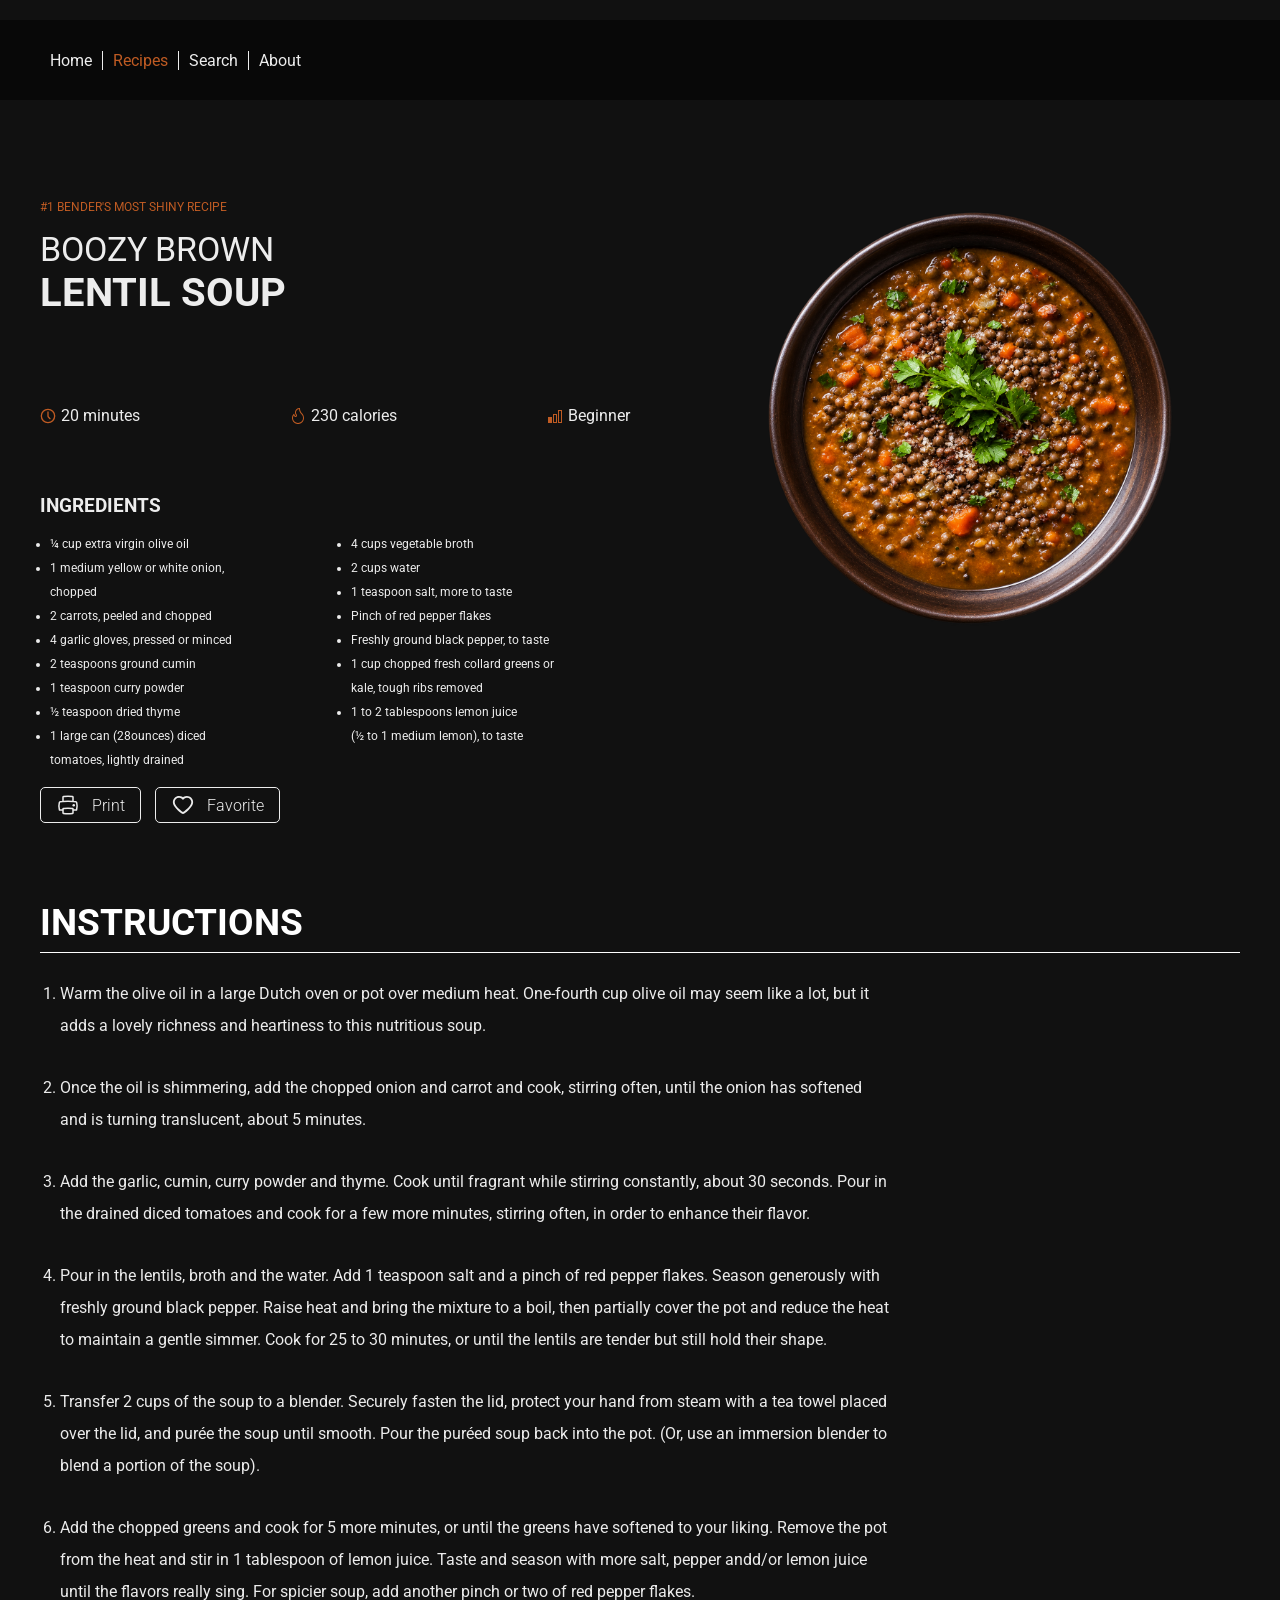
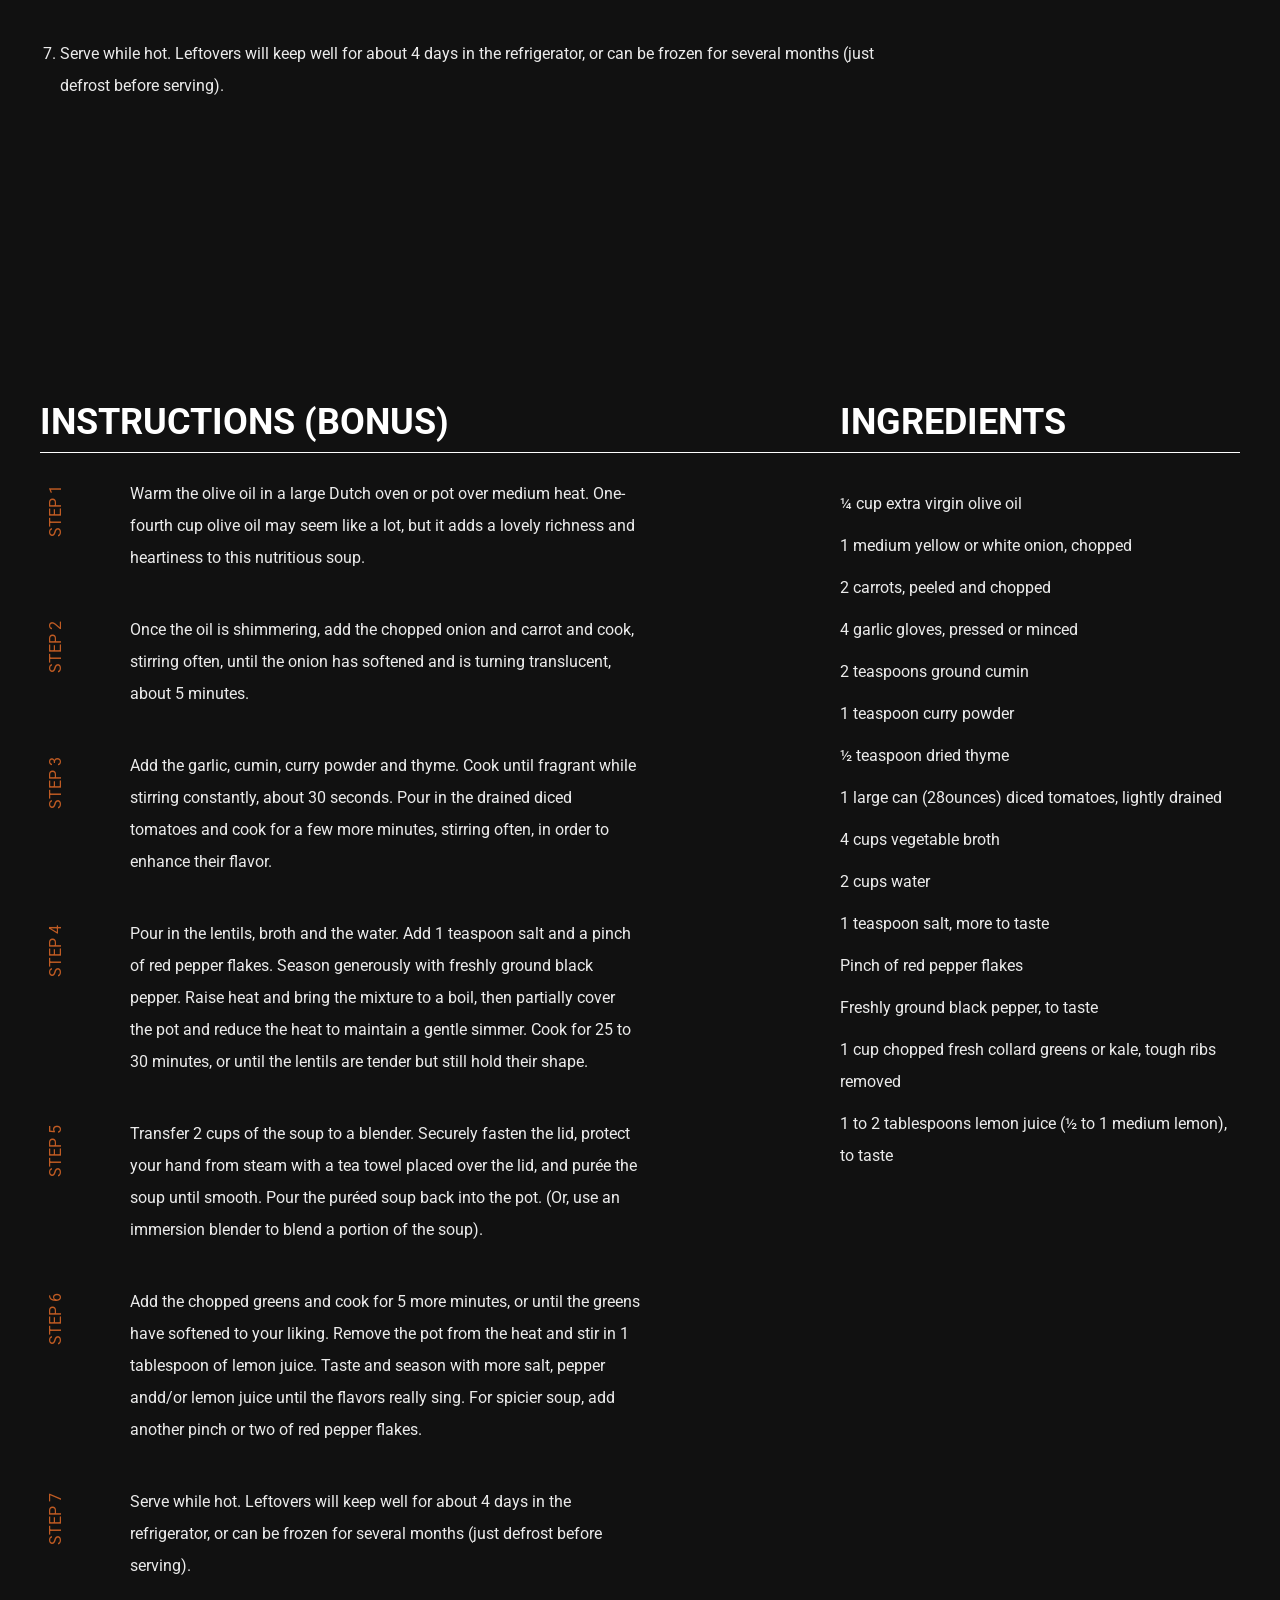
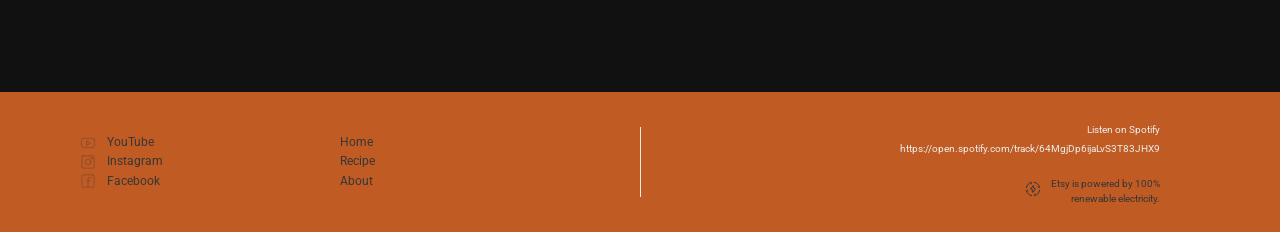
<file: recipe.html>
<!DOCTYPE html>
<html lang="en">

<head>
    <meta charset="UTF-8">
    <meta name="viewport" content="width=device-width, initial-scale=1.0">
    <title>Document</title>

    <link rel="preconnect" href="https://fonts.googleapis.com">
    <link rel="preconnect" href="https://fonts.gstatic.com" crossorigin>
    <link href="https://fonts.googleapis.com/css2?family=Roboto:ital,wght@0,100..900;1,100..900&display=swap"
        rel="stylesheet">

    <link rel="stylesheet" href="css/recipe.css">

    <script type="application/ld+json">

        {
            "@context": "https://schema.org",
            "@type": "ProfessionalService",
            "@id": "https://example.com/",

            "name": "Recipe details spicy soup",
            "description": "Very tasty soup with many flavours",

            "url": "https://example.com",
            "logo": "https://example.com/images/logo.svg",
            "images": [
            "https://example.com/images/spicy_soup.svg",
            "https://example.com/images/spicy_soup.svg"
            ],

            "telephone": "+4543434343",

            "geo": {
                "@type": "GeoCoordinates"
                "latitude": "30.405",
                "longitude": "15.300"
            },

            "openingHoursSpecification": [
                {
                    "dayOfWeek": [
                    "monday",
                    "friday",
                    "saturday"
                    ],
                    "opens": "10.00",
                    "closes": "11.00"
                }
            ]
        }

    </script>

</head>

<body>

    <div class="container">

        <!-- navigation -->

        <nav class="navigation">

            <div class="menu_container">

                <ul>
                    <li><a href="index.html">Home</a></li>
                    <li><a href="recipe.html" class="active">Recipes</a></li>
                    <li><a href="search.html">Search</a></li>
                    <li><a href="about.html">About</a></li>
                </ul>

            </div>

            <!-- mobil hamburger menu -->

            <div class="hamburger_menu">

                <span><svg xmlns="http://www.w3.org/2000/svg" width="1em" height="1em" viewBox="0 0 512 512">
                        <path d="M0 0h512v512H0z" fill="none" />
                        <path fill="currentColor" d="M80 96h352v32H80zm0 144h352v32H80zm0 144h352v32H80z" />
                    </svg>
                </span>

            </div>

        </nav>

        <div class="mobile_menu">

            <ul>

                <li><a class="menu_item" href="index.html">Home</a></li>
                <li><a class="menu_item" href="about.html">Recipes</a></li>
                <li><a class="menu_item" href="search.html">Search</a></li>
                <li><a class="menu_item" href="about.html">About</a></li>

            </ul>

        </div>

        <!-- hero section -->

        <section class="hero">

            <div class="hero_container">

                <div class="hero_text">

                    <h6>#1 Bender's most shiny recipe</h6>
                    <h4>Boozy brown</h4>
                    <h4 class="hero_title_large">Lentil Soup</h4>

                    <div class="recipe_info">

                        <p><svg xmlns="http://www.w3.org/2000/svg" width="1em" height="1em" viewBox="0 0 24 24">
                                <path d="M0 0h24v24H0z" fill="none" />
                                <g fill="none" stroke="currentColor" stroke-linecap="round" stroke-linejoin="round"
                                    stroke-width="2">
                                    <circle cx="12" cy="12" r="10" />
                                    <path d="m15 16l-2.414-2.414A2 2 0 0 1 12 12.172V6" />
                                </g>
                            </svg>
                            20 minutes</p>

                        <p><svg xmlns="http://www.w3.org/2000/svg" width="1em" height="1em" viewBox="0 0 2048 2048">
                                <path d="M0 0h2048v2048H0z" fill="none" />
                                <path fill="currentColor"
                                    d="M1280 64q0 179 66 330t190 278t190 278t66 330q0 106-27 204t-78 183t-120 156t-155 120t-184 77t-204 28t-204-27t-183-78t-156-120t-120-155t-77-184t-28-204q0-84 18-165t52-155t84-141t113-121q7 38 19 78t28 80t38 76t46 67q20 25 52 25q27 0 45-19t19-46q0-11-3-20t-10-18q-28-41-49-81t-37-82t-23-87t-8-95q0-119 45-224t124-183T992 46t224-46h64zm-256 1856q133 0 249-50t204-137t137-203t50-250q0-151-56-281t-162-236q-130-131-204-289t-88-342q-83 11-153 50t-123 99t-81 135t-29 160q0 78 23 141t68 126q19 26 29 54t11 62q0 40-15 75t-42 61t-61 42t-75 15q-46 0-81-17t-62-46t-48-65t-40-72q-46 73-68 157t-23 171q0 133 50 249t137 204t203 137t250 50" />
                            </svg>
                            230 calories</p>

                        <p><svg xmlns="http://www.w3.org/2000/svg" width="1em" height="1em" viewBox="0 0 32 32">
                                <path d="M0 0h32v32H0z" fill="none" />
                                <path fill="currentColor"
                                    d="M30 30h-8V4h8Zm-6-2h4V6h-4Zm-4 2h-8V12h8Zm-6-2h4V14h-4Zm-4 2H2V18h8Z" />
                            </svg>
                            Beginner</p>

                    </div>

                    <h3>INGREDIENTS</h3>

                    <ul class="ingredients_list">
                        <li>¼ cup extra virgin olive oil</li>
                        <li>1 medium yellow or white onion,<br>chopped</li>
                        <li>2 carrots, peeled and chopped</li>
                        <li>4 garlic gloves, pressed or minced</li>
                        <li>2 teaspoons ground cumin</li>
                        <li>1 teaspoon curry powder</li>
                        <li>½ teaspoon dried thyme</li>
                        <li>1 large can (28ounces) diced <br>tomatoes, lightly drained</li>
                        <li>4 cups vegetable broth</li>
                        <li>2 cups water</li>
                        <li>1 teaspoon salt, more to taste</li>
                        <li>Pinch of red pepper flakes</li>
                        <li>Freshly ground black pepper, to taste</li>
                        <li>1 cup chopped fresh collard greens or <br>kale, tough ribs removed</li>
                        <li>1 to 2 tablespoons lemon juice <br>(½ to 1 medium lemon), to taste</li>
                    </ul>

                    <a href="" class="recipe_button"><svg xmlns="http://www.w3.org/2000/svg" width="1em" height="1em"
                            viewBox="0 0 24 24">
                            <path d="M0 0h24v24H0z" fill="none" />
                            <path fill="currentColor" d="M17.75 11a1.25 1.25 0 1 0 0 2.5a1.25 1.25 0 0 0 0-2.5" />
                            <path fill="currentColor" fill-rule="evenodd"
                                d="m4.173 8.115l2.077-.23V3.912c0-.643.49-1.18 1.13-1.24a50.3 50.3 0 0 1 9.24 0c.64.06 1.13.597 1.13 1.24v3.971l2.077.231a1.84 1.84 0 0 1 1.584 1.387a14.4 14.4 0 0 1 0 6.94l-.183.739a.75.75 0 0 1-.728.569h-2.75v2.333a1.21 1.21 0 0 1-1.09 1.205c-3.099.31-6.22.31-9.32 0a1.21 1.21 0 0 1-1.09-1.205V17.75H3.5a.75.75 0 0 1-.728-.57l-.183-.738a14.4 14.4 0 0 1 0-6.94a1.84 1.84 0 0 1 1.584-1.387M16.25 7.74a52 52 0 0 0-8.5 0V4.146a49 49 0 0 1 8.5 0zm0 8.762a.37.37 0 0 0-.247-.345a45.3 45.3 0 0 0-8.006 0a.37.37 0 0 0-.247.349v3.314a45 45 0 0 0 8.5 0zm3.663-.252H17.75v-.333a1.21 1.21 0 0 0-1.09-1.205l-.407-.039a2 2 0 0 0-.173-.027a38 38 0 0 0-8.16 0a2 2 0 0 0-.173.027l-.407.04a1.21 1.21 0 0 0-1.09 1.204v.333H4.087l-.042-.169a12.9 12.9 0 0 1 0-6.217a.34.34 0 0 1 .294-.258l2.082-.231a50.5 50.5 0 0 1 11.158 0l2.082.231c.143.016.26.119.294.258a12.9 12.9 0 0 1 0 6.217z"
                                clip-rule="evenodd" />
                        </svg>
                        Print</a>

                    <a href="" class="recipe_button"><svg xmlns="http://www.w3.org/2000/svg" width="1em" height="1em"
                            viewBox="0 0 1024 1024">
                            <path d="M0 0h1024v1024H0z" fill="none" />
                            <path fill="currentColor"
                                d="M923 283.6a260 260 0 0 0-56.9-82.8a264.4 264.4 0 0 0-84-55.5A265.3 265.3 0 0 0 679.7 125c-49.3 0-97.4 13.5-139.2 39q-15 9.15-28.5 20.1q-13.5-10.95-28.5-20.1c-41.8-25.5-89.9-39-139.2-39c-35.5 0-69.9 6.8-102.4 20.3c-31.4 13-59.7 31.7-84 55.5a258.4 258.4 0 0 0-56.9 82.8c-13.9 32.3-21 66.6-21 101.9c0 33.3 6.8 68 20.3 103.3c11.3 29.5 27.5 60.1 48.2 91c32.8 48.9 77.9 99.9 133.9 151.6c92.8 85.7 184.7 144.9 188.6 147.3l23.7 15.2c10.5 6.7 24 6.7 34.5 0l23.7-15.2c3.9-2.5 95.7-61.6 188.6-147.3c56-51.7 101.1-102.7 133.9-151.6c20.7-30.9 37-61.5 48.2-91c13.5-35.3 20.3-70 20.3-103.3c.1-35.3-7-69.6-20.9-101.9M512 814.8S156 586.7 156 385.5C156 283.6 240.3 201 344.3 201c73.1 0 136.5 40.8 167.7 100.4C543.2 241.8 606.6 201 679.7 201c104 0 188.3 82.6 188.3 184.5c0 201.2-356 429.3-356 429.3" />
                        </svg>
                        Favorite</a>

                </div>

                <div class="hero_image">
                    <img src="img/Lentil soup.png" alt="Bowl of lentil soup">

                </div>

            </div>

        </section>

        <section>

            <div class="instructions">INSTRUCTIONS</div>

            <div class="instructions_content">
                <ol>
                    <li>Warm the olive oil in a large Dutch oven or pot over medium heat. One-fourth cup olive oil may
                        seem like a lot, but it adds a lovely richness and heartiness to this nutritious soup.</li>
                    <li>Once the oil is shimmering, add the chopped onion and carrot and cook, stirring often, until the
                        onion has softened and is turning translucent, about 5 minutes.</li>
                    <li>Add the garlic, cumin, curry powder and thyme. Cook until fragrant while stirring constantly,
                        about 30 seconds. Pour in the drained diced tomatoes and cook for a few more minutes, stirring
                        often, in order to enhance their flavor.</li>
                    <li>Pour in the lentils, broth and the water. Add 1 teaspoon salt and a pinch of red pepper flakes.
                        Season generously with freshly ground black pepper. Raise heat and bring the mixture to a boil,
                        then partially cover the pot and reduce the heat to maintain a gentle simmer. Cook for 25 to 30
                        minutes, or until the lentils are tender but still hold their shape. </li>
                    <li>Transfer 2 cups of the soup to a blender. Securely fasten the lid, protect your hand from steam
                        with a tea towel placed over the lid, and purée the soup until smooth. Pour the puréed soup back
                        into the pot. (Or, use an immersion blender to blend a portion of the soup).</li>
                    <li>Add the chopped greens and cook for 5 more minutes, or until the greens have softened to your
                        liking. Remove the pot from the heat and stir in 1 tablespoon of lemon juice. Taste and season
                        with more salt, pepper andd/or lemon juice until the flavors really sing. For spicier soup, add
                        another pinch or two of red pepper flakes.</li>
                    <li>Serve while hot. Leftovers will keep well for about 4 days in the refrigerator, or can be frozen
                        for several months (just defrost before serving).</li>
                </ol>
            </div>

            <section class="bonus_section">

                <div class="bonus_headings">

                    <div class="bonus_instructions">
                        <h2>INSTRUCTIONS (BONUS)</h2>
                    </div>

                    <div class="bonus_ingredients">
                        <h2>INGREDIENTS</h2>
                    </div>

                </div>

                <div class="bonus_content">

                    <div class="bonus_steps">
                        <span>STEP 1</span>
                        <p>Warm the olive oil in a large Dutch oven or pot over medium heat. One-fourth cup olive oil
                            may seem like a lot, but it adds a lovely richness and heartiness to this nutritious soup.
                        </p>

                        <span>STEP 2</span>
                        <p>Once the oil is shimmering, add the chopped onion and carrot and cook, stirring often, until
                            the onion has softened and is turning translucent, about 5 minutes.</p>

                        <span>STEP 3</span>
                        <p>Add the garlic, cumin, curry powder and thyme. Cook until fragrant while stirring constantly,
                            about 30 seconds. Pour in the drained diced tomatoes and cook for a few more minutes,
                            stirring often, in order to enhance their flavor.</p>

                        <span>STEP 4</span>
                        <p>Pour in the lentils, broth and the water. Add 1 teaspoon salt and a pinch of red pepper
                            flakes. Season generously with freshly ground black pepper. Raise heat and bring the mixture
                            to a boil, then partially cover the pot and reduce the heat to maintain a gentle simmer.
                            Cook for 25 to 30 minutes, or until the lentils are tender but still hold their shape.</p>

                        <span>STEP 5</span>
                        <p>Transfer 2 cups of the soup to a blender. Securely fasten the lid, protect your hand from
                            steam with a tea towel placed over the lid, and purée the soup until smooth. Pour the puréed
                            soup back into the pot. (Or, use an immersion blender to blend a portion of the soup).</p>

                        <span>STEP 6</span>
                        <p>Add the chopped greens and cook for 5 more minutes, or until the greens have softened to your
                            liking. Remove the pot from the heat and stir in 1 tablespoon of lemon juice. Taste and
                            season with more salt, pepper andd/or lemon juice until the flavors really sing. For spicier
                            soup, add another pinch or two of red pepper flakes.</p>

                        <span>STEP 7</span>
                        <p>Serve while hot. Leftovers will keep well for about 4 days in the refrigerator, or can be
                            frozen for several months (just defrost before serving).</p>
                    </div>

                    <div class="bonus_ingredients_list">

                        <p>¼ cup extra virgin olive oil</p>
                        <p>1 medium yellow or white onion, chopped</p>
                        <p>2 carrots, peeled and chopped</p>
                        <p>4 garlic gloves, pressed or minced</p>
                        <p>2 teaspoons ground cumin</p>
                        <p>1 teaspoon curry powder</p>
                        <p>½ teaspoon dried thyme</p>
                        <p>1 large can (28ounces) diced tomatoes, lightly drained</p>
                        <p>4 cups vegetable broth</p>
                        <p>2 cups water</p>
                        <p>1 teaspoon salt, more to taste</p>
                        <p>Pinch of red pepper flakes</p>
                        <p>Freshly ground black pepper, to taste</p>
                        <p>1 cup chopped fresh collard greens or kale, tough ribs removed</p>
                        <p>1 to 2 tablespoons lemon juice (½ to 1 medium lemon), to taste</p>

                    </div>

                </div>

            </section>















            <footer class="footer">

                <div class="footer_container">


                    <!-- Sociale medier -->
                    <div class="footer_social">

                        <p><a href=""><svg xmlns="http://www.w3.org/2000/svg" width="1em" height="1em"
                                    viewBox="0 0 48 48">
                                    <path d="M0 0h48v48H0z" fill="none" />
                                    <path fill="none" stroke="currentColor" stroke-linecap="round"
                                        stroke-linejoin="round"
                                        d="M43.112 14.394a5 5 0 0 0-3.533-3.533c-2.314-.894-24.732-1.332-31.236.025A5 5 0 0 0 4.81 14.42c-1.045 4.583-1.124 14.491.026 19.177a5 5 0 0 0 3.533 3.533c4.583 1.055 26.371 1.203 31.236 0a5 5 0 0 0 3.533-3.533c1.114-4.993 1.193-14.287-.026-19.203" />
                                    <path fill="none" stroke="currentColor" stroke-linecap="round"
                                        stroke-linejoin="round" d="M30.567 23.995L20.12 18.004v11.982Z" />
                                </svg>

                                YouTube</a></p>

                        <p><a href=""><svg xmlns="http://www.w3.org/2000/svg" width="1em" height="1em"
                                    viewBox="0 0 48 48">
                                    <path d="M0 0h48v48H0z" fill="none" />
                                    <rect width="37" height="37" x="5.5" y="5.5" fill="none" stroke="currentColor"
                                        stroke-linecap="round" stroke-linejoin="round" rx="4" ry="4" />
                                    <circle cx="35.35" cy="12.65" r="2.25" fill="none" stroke="currentColor"
                                        stroke-linecap="round" stroke-linejoin="round" />
                                    <circle cx="24" cy="24" r="8.25" fill="none" stroke="currentColor"
                                        stroke-linecap="round" stroke-linejoin="round" />
                                </svg>

                                Instagram</a></p>

                        <p><a href=""><svg xmlns="http://www.w3.org/2000/svg" width="1em" height="1em"
                                    viewBox="0 0 48 48">
                                    <path d="M0 0h48v48H0z" fill="none" />
                                    <path fill="none" stroke="currentColor" stroke-linecap="round"
                                        stroke-linejoin="round"
                                        d="M24 42.5V18.575a5.075 5.075 0 0 1 5.075-5.075c2.498 0 4.057.74 5.126 2.123m-14.5 7.665h10.15" />
                                    <path fill="none" stroke="currentColor" stroke-linecap="round"
                                        stroke-linejoin="round"
                                        d="M38.5 5.5h-29a4 4 0 0 0-4 4v29a4 4 0 0 0 4 4h29a4 4 0 0 0 4-4v-29a4 4 0 0 0-4-4" />
                                </svg>

                                Facebook</a></p>

                    </div>

                    <!-- Navigation -->
                    <div class="footer_links">
                        <p><a href="index.html">Home</a></p>
                        <p><a href="recipe.html">Recipe</a></p>
                        <p><a href="about.html">About</a></p>
                    </div>

                    <!-- Spotify -->
                    <div class="footer_spotify">

                        <div class="spotify_links">

                            <a href="https://open.spotify.com/track/64MgjDp6ijaLvS3T83JHX9" class="spotify_link_one">
                                Listen on Spotify <br> https://open.spotify.com/track/64MgjDp6ijaLvS3T83JHX9</a>


                        </div>

                        <div class="footer_etsy">

                            <span class="etsy_icon"><svg xmlns="http://www.w3.org/2000/svg" width="1em" height="1em"
                                    viewBox="0 0 24 24">
                                    <path d="M0 0h24v24H0z" fill="none" />
                                    <g fill="none" stroke="currentColor" stroke-linecap="round" stroke-width="1.5">
                                        <path
                                            d="M2 10c.78-3.816 3.67-6.87 7.406-7.91c.314-.087.47-.131.555-.038c.085.094.022.248-.102.558L9 4.5M14 2c3.816.78 6.87 3.67 7.91 7.406c.087.314.131.47.038.555c-.094.085-.248.022-.558-.102L19.5 9m2.5 5c-.78 3.816-3.67 6.87-7.406 7.91c-.314.087-.47.131-.555.038c-.085-.094-.022-.248.102-.558L15 19.5M10 22c-3.816-.78-6.87-3.67-7.91-7.406c-.087-.314-.131-.47-.038-.555c.094-.085.248-.022.558.102L4.5 15" />
                                        <path stroke-linejoin="round"
                                            d="m8.613 11.665l3.499-4.492c.274-.351.787-.132.787.336v3.476c0 .28.2.508.449.508h1.702c.386 0 .592.514.337.842l-3.499 4.492c-.274.351-.787.132-.787-.336v-3.476c0-.28-.2-.508-.449-.508H8.95c-.386 0-.593-.514-.337-.842" />
                                    </g>
                                </svg>
                            </span>

                            <p>Etsy is powered by 100%<br>renewable electricity.</p>

                        </div>

                    </div>

            </footer>

    </div>


    <script src="js/app.js"></script>
</body>

</html>
</file>
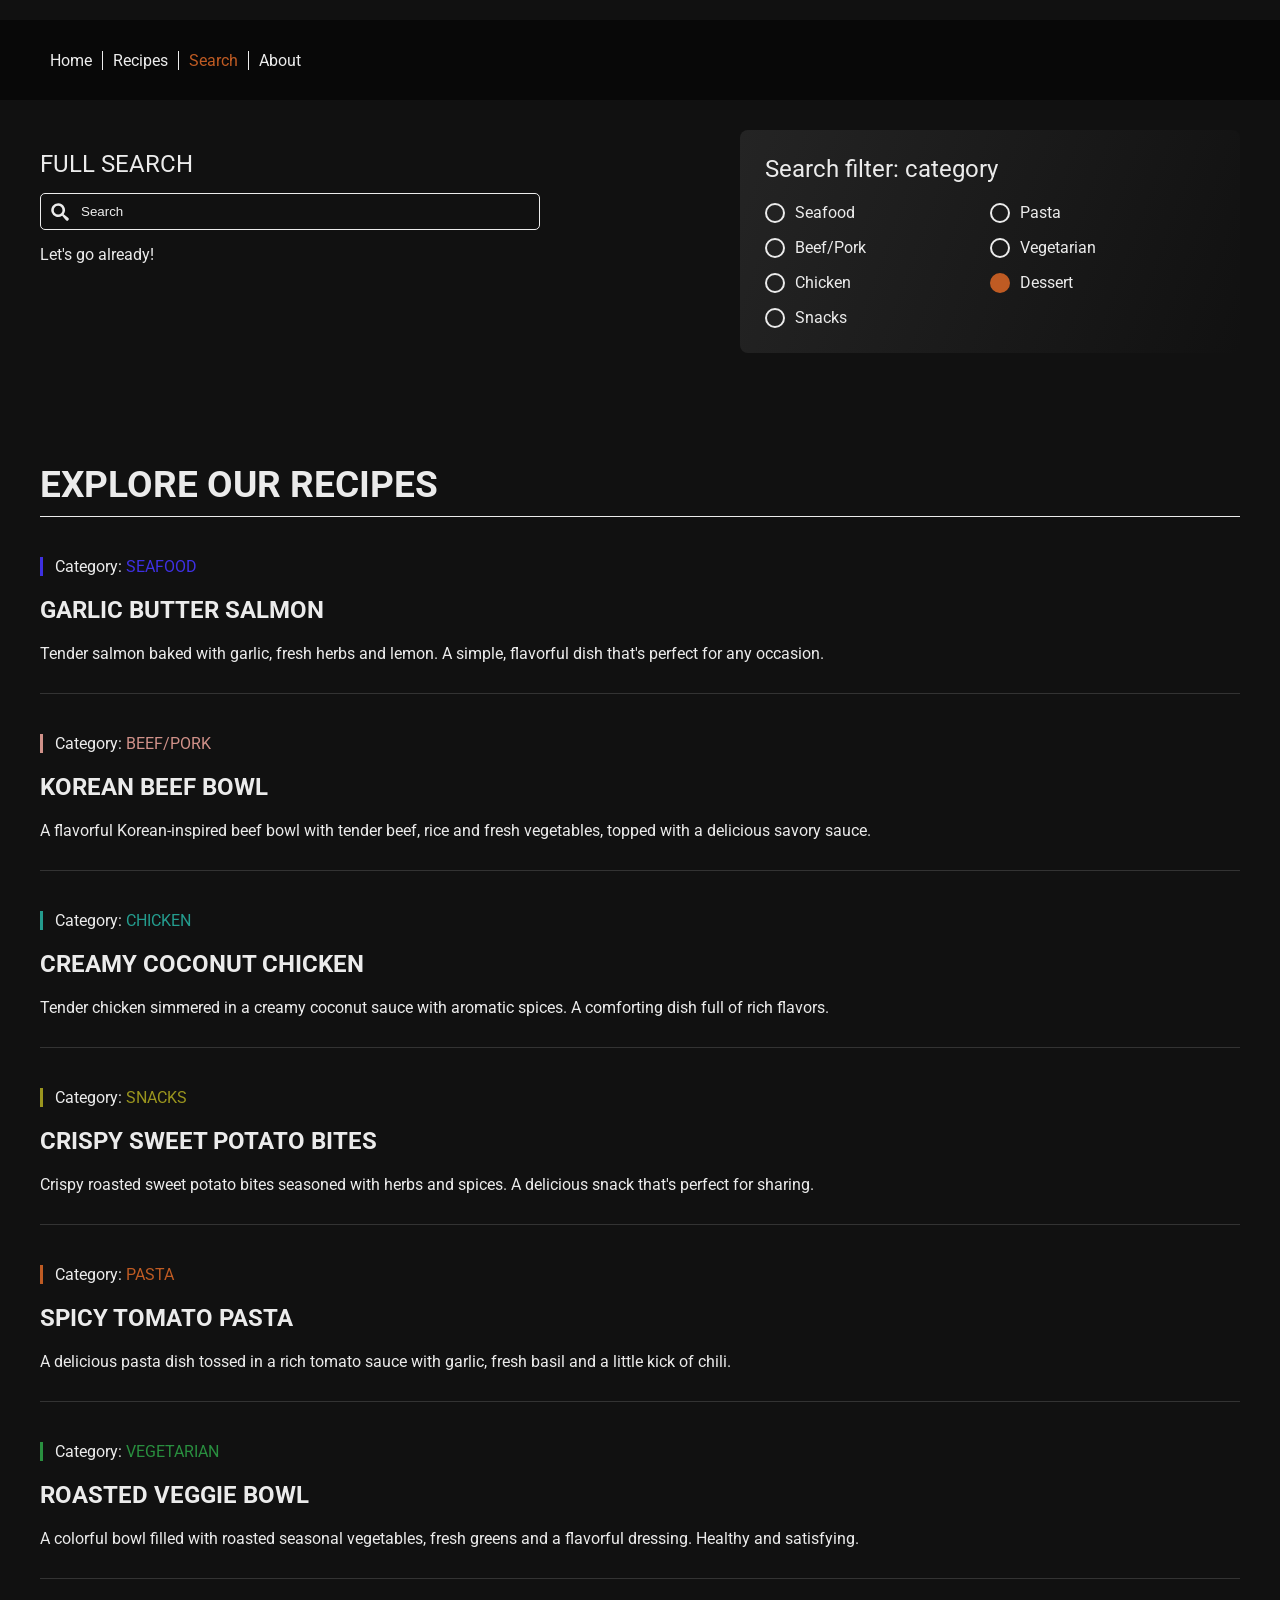
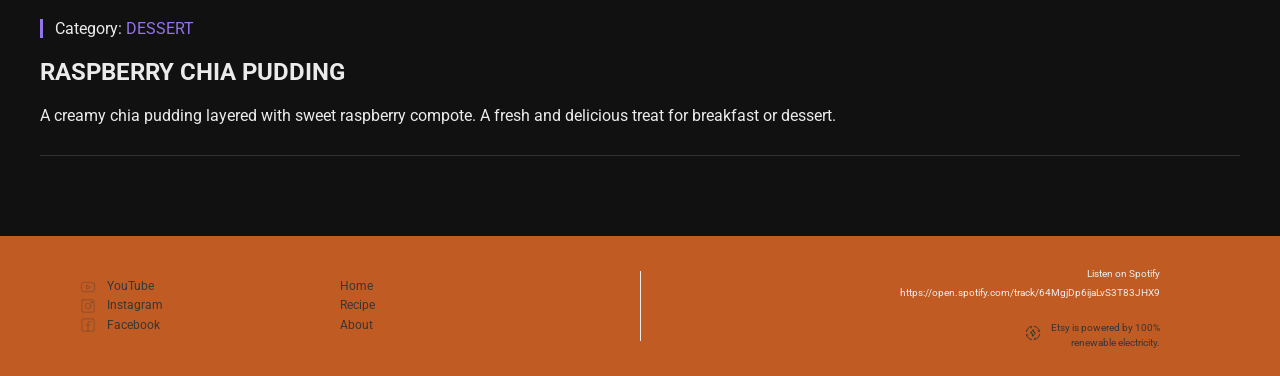
<file: search.html>
<!DOCTYPE html>
<html lang="en">

<head>
    <meta charset="UTF-8">
    <meta name="viewport" content="width=device-width, initial-scale=1.0">
    <title>Document</title>

    <link rel="preconnect" href="https://fonts.googleapis.com">
    <link rel="preconnect" href="https://fonts.gstatic.com" crossorigin>
    <link href="https://fonts.googleapis.com/css2?family=Roboto:ital,wght@0,100..900;1,100..900&display=swap"
        rel="stylesheet">

    <link rel="stylesheet" href="css/search.css">

</head>

<body>

    <div class="container">

        <!-- navigation -->

        <nav class="navigation">

            <div class="menu_container">

                <ul>
                    <li><a href="index.html">Home</a></li>
                    <li><a href="recipe.html">Recipes</a></li>
                    <li><a href="search.html" class="active">Search</a></li>
                    <li><a href="about.html">About</a></li>
                </ul>

            </div>

            <!-- mobil hamburger menu -->

            <div class="hamburger_menu">

                <span><svg xmlns="http://www.w3.org/2000/svg" width="1em" height="1em" viewBox="0 0 512 512">
                        <path d="M0 0h512v512H0z" fill="none" />
                        <path fill="currentColor" d="M80 96h352v32H80zm0 144h352v32H80zm0 144h352v32H80z" />
                    </svg>
                </span>

            </div>

        </nav>

        <div class="mobile_menu">

            <ul>

                <li><a class="menu_item" href="index.html">Home</a></li>
                <li><a class="menu_item" href="about.html">Recipes</a></li>
                <li><a class="menu_item" href="search.html">Search</a></li>
                <li><a class="menu_item" href="about.html">About</a></li>
            </ul>

        </div>

        <!-- hero section -->

        <section class="search_section">

            <div class="search_content">

                <h2>FULL SEARCH</h2>

                <div class="hero_search">

                    <div class="search_box">
                        <span class="search_icon">
                            <svg xmlns="http://www.w3.org/2000/svg" width="1em" height="1em" viewBox="0 0 16 16">
                                <path d="M0 0h16v16H0z" fill="none" />
                                <path fill="currentColor"
                                    d="M6.5 1a5.5 5.5 0 0 1 4.437 8.749l3.556 2.846a1.351 1.351 0 1 1-1.898 1.898l-2.846-3.556A5.5 5.5 0 1 1 6.5 1m0 2a3.5 3.5 0 1 0 0 7a3.5 3.5 0 0 0 0-7" />
                            </svg>

                        </span>
                        <input type="text" placeholder="Search" class="search_input">

                    </div>

                </div>

                <p>Let's go already!</p>

            </div>

            <div class="search_filter">

                <h2>Search filter: category</h2>

                <div class="filter_categories">
                    <label class="filter_option">
                        <input type="radio" name="category" value="seafood" checked>
                        <span>Seafood</span>
                    </label>

                    <label class="filter_option">
                        <input type="radio" name="category" value="beefpork" checked>
                        <span>Beef/Pork</span>
                    </label>

                    <label class="filter_option">
                        <input type="radio" name="category" value="chicken" checked>
                        <span>Chicken</span>
                    </label>

                    <label class="filter_option">
                        <input type="radio" name="category" value="snacks" checked>
                        <span>Snacks</span>
                    </label>

                    <label class="filter_option">
                        <input type="radio" name="category" value="beef-pasta" checked>
                        <span>Pasta</span>
                    </label>

                    <label class="filter_option">
                        <input type="radio" name="category" value="vegetarian" checked>
                        <span>Vegetarian</span>
                    </label>

                    <label class="filter_option">
                        <input type="radio" name="category" value="dessert" checked>
                        <span>Dessert</span>
                    </label>
                </div>

            </div>

        </section>

        <section class="search_results">

            <h2 class="results_heading">EXPLORE OUR RECIPES</h2>

            <div class="search_result">

                <p class="result_category1">Category: <span>SEAFOOD</span></p>

                <h2 class="result_title"><a href="">GARLIC BUTTER SALMON</h2></a>


                <a href=""></a>

                <p class="result_description">Tender salmon baked with garlic, fresh herbs and lemon. A simple,
                    flavorful dish that's perfect for any occasion.</p>

            </div>

            <div class="search_result">

                <p class="result_category2">Category: <span>BEEF/PORK</span></p>

                <h2 class="result_title"><a href="">KOREAN BEEF BOWL</h2></a>

                <p class="result_description">A flavorful Korean-inspired beef bowl with tender beef, rice and fresh
                    vegetables, topped with a delicious savory sauce.</p>


            </div>

            <div class="search_result">

                <p class="result_category3">Category: <span>CHICKEN</span></p>

                <h2 class="result_title"><a href="">CREAMY COCONUT CHICKEN</h2></a>

                <p class="result_description">Tender chicken simmered in a creamy coconut sauce with aromatic spices. A
                    comforting dish full of rich flavors.</p>

            </div>

            <div class="search_result">

                <p class="result_category4">Category: <span>SNACKS</span></p>

                <h2 class="result_title"><a href="">CRISPY SWEET POTATO BITES</h2></a>

                <p class="result_description">Crispy roasted sweet potato bites seasoned with herbs and spices. A
                    delicious snack that's perfect for sharing.</p>

            </div>

            <div class="search_result">

                <p class="result_category5">Category: <span>PASTA</span></p>

                <h2 class="result_title"><a href="">SPICY TOMATO PASTA</h2></a>

                <p class="result_description">A delicious pasta dish tossed in a rich tomato sauce with garlic, fresh
                    basil and a little kick of chili.</p>

            </div>

            <div class="search_result">

                <p class="result_category6">Category: <span>VEGETARIAN</span></p>

                <h2 class="result_title"><a href="">ROASTED VEGGIE BOWL</h2></a>

                <p class="result_description">A colorful bowl filled with roasted seasonal vegetables, fresh greens and
                    a flavorful dressing. Healthy and satisfying.</p>

            </div>

            <div class="search_result">

                <p class="result_category7">Category: <span>DESSERT</span></p>

                <h2 class="result_title"><a href="">RASPBERRY CHIA PUDDING</h2></a>

                <p class="result_description">A creamy chia pudding layered with sweet raspberry compote. A fresh and
                    delicious treat for breakfast or dessert.</p>

            </div>

        </section>













        <footer class="footer">

            <div class="footer_container">


                <!-- Sociale medier -->
                <div class="footer_social">

                    <p><a href=""><svg xmlns="http://www.w3.org/2000/svg" width="1em" height="1em" viewBox="0 0 48 48">
                                <path d="M0 0h48v48H0z" fill="none" />
                                <path fill="none" stroke="currentColor" stroke-linecap="round" stroke-linejoin="round"
                                    d="M43.112 14.394a5 5 0 0 0-3.533-3.533c-2.314-.894-24.732-1.332-31.236.025A5 5 0 0 0 4.81 14.42c-1.045 4.583-1.124 14.491.026 19.177a5 5 0 0 0 3.533 3.533c4.583 1.055 26.371 1.203 31.236 0a5 5 0 0 0 3.533-3.533c1.114-4.993 1.193-14.287-.026-19.203" />
                                <path fill="none" stroke="currentColor" stroke-linecap="round" stroke-linejoin="round"
                                    d="M30.567 23.995L20.12 18.004v11.982Z" />
                            </svg>

                            YouTube</a></p>

                    <p><a href=""><svg xmlns="http://www.w3.org/2000/svg" width="1em" height="1em" viewBox="0 0 48 48">
                                <path d="M0 0h48v48H0z" fill="none" />
                                <rect width="37" height="37" x="5.5" y="5.5" fill="none" stroke="currentColor"
                                    stroke-linecap="round" stroke-linejoin="round" rx="4" ry="4" />
                                <circle cx="35.35" cy="12.65" r="2.25" fill="none" stroke="currentColor"
                                    stroke-linecap="round" stroke-linejoin="round" />
                                <circle cx="24" cy="24" r="8.25" fill="none" stroke="currentColor"
                                    stroke-linecap="round" stroke-linejoin="round" />
                            </svg>

                            Instagram</a></p>

                    <p><a href=""><svg xmlns="http://www.w3.org/2000/svg" width="1em" height="1em" viewBox="0 0 48 48">
                                <path d="M0 0h48v48H0z" fill="none" />
                                <path fill="none" stroke="currentColor" stroke-linecap="round" stroke-linejoin="round"
                                    d="M24 42.5V18.575a5.075 5.075 0 0 1 5.075-5.075c2.498 0 4.057.74 5.126 2.123m-14.5 7.665h10.15" />
                                <path fill="none" stroke="currentColor" stroke-linecap="round" stroke-linejoin="round"
                                    d="M38.5 5.5h-29a4 4 0 0 0-4 4v29a4 4 0 0 0 4 4h29a4 4 0 0 0 4-4v-29a4 4 0 0 0-4-4" />
                            </svg>

                            Facebook</a></p>

                </div>

                <!-- Navigation -->
                <div class="footer_links">
                    <p><a href="index.html">Home</a></p>
                    <p><a href="recipe.html">Recipe</a></p>
                    <p><a href="about.html">About</a></p>
                </div>

                <!-- Spotify -->
                <div class="footer_spotify">

                    <div class="spotify_links">

                        <a href="https://open.spotify.com/track/64MgjDp6ijaLvS3T83JHX9" class="spotify_link_one">
                            Listen on Spotify <br> https://open.spotify.com/track/64MgjDp6ijaLvS3T83JHX9</a>


                    </div>

                    <div class="footer_etsy">

                        <span class="etsy_icon"><svg xmlns="http://www.w3.org/2000/svg" width="1em" height="1em"
                                viewBox="0 0 24 24">
                                <path d="M0 0h24v24H0z" fill="none" />
                                <g fill="none" stroke="currentColor" stroke-linecap="round" stroke-width="1.5">
                                    <path
                                        d="M2 10c.78-3.816 3.67-6.87 7.406-7.91c.314-.087.47-.131.555-.038c.085.094.022.248-.102.558L9 4.5M14 2c3.816.78 6.87 3.67 7.91 7.406c.087.314.131.47.038.555c-.094.085-.248.022-.558-.102L19.5 9m2.5 5c-.78 3.816-3.67 6.87-7.406 7.91c-.314.087-.47.131-.555.038c-.085-.094-.022-.248.102-.558L15 19.5M10 22c-3.816-.78-6.87-3.67-7.91-7.406c-.087-.314-.131-.47-.038-.555c.094-.085.248-.022.558.102L4.5 15" />
                                    <path stroke-linejoin="round"
                                        d="m8.613 11.665l3.499-4.492c.274-.351.787-.132.787.336v3.476c0 .28.2.508.449.508h1.702c.386 0 .592.514.337.842l-3.499 4.492c-.274.351-.787.132-.787-.336v-3.476c0-.28-.2-.508-.449-.508H8.95c-.386 0-.593-.514-.337-.842" />
                                </g>
                            </svg>
                        </span>

                        <p>Etsy is powered by 100%<br>renewable electricity.</p>

                    </div>

                </div>

        </footer>

    </div>


    <script src="js/app.js"></script>
</body>

</html>
</file>
<file: css/index.css>
:root {
    /* dimensions */

    --width-full: 100%;
    --width-12col: 1200px;


    /* grid settings */

    --grid-gap: 10px;
    --padding-default: 20px;


    /* colors */

    --background-color-navigation: #00000088;
    --background-color-light: #ededed;
    --background-color-dark-bg: #111111;
    --primary-color: #bf5b23;
    --color-white: #ffffff;
    --color-dark: #373737;
    --color-light: #ebebeb;


    /* color swatch categories */

    --category-seafood: #3e30e2;
    --category-chicken: #249c8e;
    --category-meats: #d09189;
    --category-veg: #298f3f;
    --category-snacks: #9a951e;
    --category-pasta: #bf5b23;
    --category-dessert: #9374eb;
}

/* Data-category attributes */

/* seafood */

div[data-category="seafood"] {
    border-left: 1px solid var(--category-seafood);
}

p[data-category="seafood"] {
    color: var(--category-seafood);
}

span[data-category="seafood"] {
    color: var(--category-seafood);
}

/* chicken */

div[data-category="chicken"] {
    border-left: 1px solid var(--category-chicken);
}

p[data-category="chicken"] {
    color: var(--category-chicken);
}

span[data-category="chicken"] {
    color: var(--category-chicken);
}

/* pastas */

div[data-category="pastas"] {
    border-left: 1px solid var(--category-pasta);
}

p[data-category="pastas"] {
    color: var(--category-pasta);
}

span[data-category="pastas"] {
    color: var(--category-pasta);
}

/* vegetarian */

div[data-category="vegetarian"] {
    border-left: 1px solid var(--category-veg);
}

p[data-category="vegetarian"] {
    color: var(--category-veg);
}

span[data-category="vegetarian"] {
    color: var(--category-veg);
}

/* snacks */

div[data-category="snacks"] {
    border-left: 1px solid var(--category-snacks);
}

p[data-category="snacks"] {
    color: var(--category-snacks);
}

span[data-category="snacks"] {
    color: var(--category-snacks);
}

/* beef/pork */

div[data-category="beef/pork"] {
    border-left: 1px solid var(--category-meats);
}

p[data-category="beef/pork"] {
    color: var(--category-meats);
}

span[data-category="beef/pork"] {
    color: var(--category-meats);
}

/* desserts */

div[data-category="dessert"] {
    border-left: 1px solid var(--category-dessert);
}

p[data-category="dessert"] {
    color: var(--category-dessert);
}

span[data-category="dessert"] {
    color: var(--category-dessert);
}

* {
    margin: 0;
    padding: 0;
    box-sizing: border-box;
}

body {
    width: var(--width-full);
    font-family: "Roboto", sans-serif;
    height: 100%;
    position: relative;
    background-color: var(--background-color-dark-bg);
}

.container {
    display: grid;
    grid-template-rows: auto;
    gap: var(--grid-gap);
    width: var(--width-full);
}

/* mobil hamburger menu */
.hamburger_menu {
    display: none;
    color: var(--color-light);
    font-size: 24px;
}

.mobile_menu {
    display: none;
}

.navigation,
.hero,
.image_section,
.footer {
    width: var(--width-full);
}

.todays_recipes,
.categories,
.content_area {
    width: var(--width-12col);
    margin: 0 auto 0 auto;
}

.navigation {
    width: var(--width-full);
    height: 80px;
    background-color: var(--background-color-navigation);
    padding: 20px;
    display: flex;
    justify-content: center;
    align-items: center;
    position: absolute;
    top: 20px;
    left: 0;
    z-index: 10;
}

nav a.active {
    color: var(--primary-color);
}

/* for cool floaty later */

.navigation.fixed {
    position: fixed;
    top: 0;
    width: 100%;
    z-index: 1000;
}

.menu_container {
    width: var(--width-12col);
}

.menu_container ul {
    display: flex;
}

.menu_container ul li {
    list-style: none;
}

.menu_container a {
    padding: 0 10px;
    text-decoration: none;
    color: var(--background-color-light);
    border-right: 1px solid var(--background-color-light);
}

.menu_container a:hover {
    color: var(--primary-color);
}

.menu_container li:last-child a {
    border-right: none;
}

/* hero section */
.hero {
    display: flex;
    justify-content: center;
    color: var(--background-color-light);
    position: relative;
    width: var(--width-full);
    top: 0;
    min-height: 600px;
    height: auto;
    margin: 0;
    background-image: url(../img/Lentil.jpg);
    background-size: cover;
    background-position: center 40%;
}

.hero_container {
    width: var(--width-12col);
    height: 100%;
    display: grid;
    grid-template-columns: repeat(12, 1fr);
    grid-template-rows: auto auto auto;
    gap: var(--grid-gap);
}

.hero_text {
    grid-column: 1 / span 4;
    grid-row: 1;
    margin-top: 200px;
}

.hero_text h4,
h6 {
    padding: 0;
    margin: 0;
}

.hero_text h4 {
    font-weight: 400;
    font-size: 34px;
    text-transform: uppercase;
}

.hero_text h6 {
    font-weight: 400;
    font-size: 12px;
    text-transform: uppercase;
}

.hero_search {
    grid-column: 1 / span 3;
    grid-row: 1;
    margin-top: 375px;
}

.search_box {
    position: relative;
    display: flex;
    align-items: center;
}

.search_input {
    padding: 10px 20px 10px 40px;
    background-color: transparent;
    border-radius: 5px;
    border: 1px solid var(--background-color-light);
    outline: none;
    color: var(--background-color-light);
}

.search_input::placeholder {
    color: var(--background-color-light);
}

.search_icon {
    position: absolute;
    left: 10px;
    font-size: 18px;
    display: flex;
    align-items: center;
}

/*Todays recipes stuff start*/

.todays_recipes {
    height: fit-content;
    width: var(--width-12col);
    display: grid;
    grid-template-rows: 150px auto;
    grid-template-columns: 1fr;
    gap: var(--grid-gap);
}

.todays_recipes_content_block_image img {
    height: 200px;
    width: 100%;
    background-size: cover;
    background-position: center;
}

.todays_recipes_headline {
    height: 60px;
    color: var(--color-white);
    border-bottom: 1px solid var(--color-white);
    display: flex;
    justify-content: flex-start;
    align-items: center;
    font-size: 37px;
    text-transform: uppercase;
    font-weight: 700;
    margin-top: 70px;
    margin-bottom: 25px;
}

.todays_recipes_content {
    display: grid;
    grid-template-columns: repeat(4, 1fr);
    gap: var(--grid-gap);
    height: fit-content;
    width: var(--width-12col);
}

.todays_recipes_content_block {
    background-color: var(--background-color-light);
    border-radius: 5px;
    display: flex;
    flex-direction: column;
    position: relative;
}

.todays_recipes_content_block_text {
    padding: 20px;
    color: var(--color-dark);
    display: flex;
    flex-direction: column;
    justify-content: space-between;
    flex: 1;
}

.todays_recipes_content_block_text_top h5 {
    font-weight: 700;
    font-size: 20px;
    margin-bottom: 10px;
    text-transform: uppercase;
}

.todays_recipes_content_block_text p {
    font-size: 16px;
}

.todays_recipes_content_bottom_area {
    display: flex;
    justify-content: space-between;
    margin: 20px 0 0 0;
}

.todays_recipes_content_bottom_area_left {
    display: flex;
    justify-content: space-between;
    padding: 0 0 0 10px;
    flex-direction: column;
}

.todays_recipes_content_bottom_area_left p {
    font-size: 14px;
    font-weight: 400;
    text-transform: uppercase;
}

.todays_recipes_content_bottom_area_right button {
    background-color: var(--color-dark);
    border: 1px solid var(--background-color-light);
    border-radius: 5px;
    padding: 8px 16px;
    font-size: 14px;
    font-weight: 400;
    cursor: pointer;
}

.todays_recipes_content_bottom_area_right button a {
    color: var(--color-white);
    text-decoration: none;
    text-transform: uppercase;
    font-size: 12px;
    transition: 0.3s;
}

.todays_recipes_content_bottom_area_right button a:hover {
    color: var(--primary-color);
}

.categories {
    width: var(--width-12col);
}

.categories_content {
    display: flex;
    background-color: var(--background-color-light);
    gap: var(--grid-gap);
    padding: 20px 0;
    border-radius: 5px;
    margin: 10px auto;
    justify-content: space-evenly;
}

.categories_content_block {
    display: flex;
    justify-content: center;
    align-items: center;
    font-size: 16px;
    font-weight: 700;
    text-transform: uppercase;
    flex-direction: column;
}

.categories_content_block svg {
    font-size: 40px;
}

.image {
    object-fit: cover;
    height: 350px;
}

/* image section start */

.image_section {
    width: var(--width-full);
    height: 400px;
    display: flex;
    justify-content: center;
    background-image: url("../img/Steak.png");
    background-size: cover;
    background-position: center 95%;
    clip-path: polygon(0 0, 100% 14%, 100% 100%, 0% 100%);
    margin-top: 80px;
}

.image_section_controller {
    width: var(--width-12col);
    display: grid;
    grid-template-columns: repeat(12, 1fr);
    grid-template-rows: 100px auto 50px;
}

.image_section_box {
    grid-row: 2;
    background-color: var(--background-color-light);
    grid-column: 9 / span 4;
    height: fit-content;
    padding: 30px;
    border-radius: 5px;
}

.image_section h4 {
    color: var(--primary-color);
    text-transform: uppercase;
    font-size: 16px;
    font-weight: 700;
    padding: 0 0 10px 0;
}

.image_section p {
    font-size: 14px;
    color: var(--color-dark);
}

.categories_content a {
    text-decoration: none;
}

/* In the kitchen content */

.kitchen_grid {
    display: grid;
    grid-template-columns: repeat(12, 1fr);
    margin-top: var(--grid-gap);
}

.kitchen_text {
    grid-column: span 6;
    background-color: var(--background-color-light);
    color: var(--color-dark);
    display: flex;
    flex-direction: column;
    justify-content: center;
    padding: 40px 90px;
}

.kitchen_image {
    grid-column: span 6;
    height: 400px;
}

.kitchen_image img {
    width: 100%;
    height: 100%;
    display: block;
    object-fit: cover;

}

.kitchen_title {
    color: var(--primary-color);
    font-size: 20px;
    margin-bottom: 20px;
    font-weight: 700;
}

.kitchen_label {
    font-size: 12px;
    border-left: 3px solid var(--primary-color);
    padding-left: 8px;
    font-weight: 700;
    margin-bottom: 15px;
}

.kitchen_description {
    font-size: 17px;
    margin-bottom: 40px;
    font-weight: 400;
    line-height: 1.5;
}

.kitchen_button {
    background-color: var(--color-dark);
    color: var(--background-color-light);
    border-radius: 5px;
    border: none;
    cursor: pointer;
    align-self: flex-start;
    font-size: 16px;
    font-weight: 400;
    width: 180px;
    padding: 12px 16px;
    text-decoration: none;
    text-align: center;
}

.kitchen_button:hover {
    background-color: var(--primary-color);
    transition: background-color 0.3s ease;
}

/* footer content */

/* footer */

.footer {
    width: 100%;
    background-color: var(--primary-color);
    color: var(--color-dark);
    margin-top: 70px;
}

.footer_container {
    width: var(--width-12col);
    height: 140px;
    margin: 0 auto;

    display: grid;
    grid-template-columns: repeat(12, 1fr);
    align-items: center;

    position: relative;
}

/* social media  */

.footer_social {
    grid-column: 1 / span 3;
    padding-left: 40px;
}

.footer_social p {
    font-size: 12px;
    line-height: 1.6;
}

.footer_social svg {
    width: 20px;
    height: 20px;
    margin-right: 4px;
    vertical-align: middle;
}

.footer_social p {
    display: flex;
    align-items: center;
    gap: 4px;
}

.footer_social a {
    color: var(--color-dark);
    text-decoration: none;
    cursor: pointer;
    display: inline-flex;
    align-items: center;

}

.footer_links a {
    color: var(--color-dark);
    text-decoration: none;
    cursor: pointer;
}

/* navigation */

.footer_links {
    grid-column: 4 / span 2;
}

.footer_links p {
    font-size: 12px;
    line-height: 1.6;
}


/* line in the middle  */

.footer_container::after {
    content: "";
    position: absolute;

    left: 50%;
    top: 35px;
    bottom: 35px;

    width: 1px;
    background-color: var(--background-color-light);
}


/* right side */

.footer_spotify {
    grid-column: 7 / span 6;
    text-align: right;
    padding-right: 80px;
}

.footer_spotify a {
    color: var(--background-color-light);
    text-decoration: none;
    font-size: 10px;
    line-height: 1.5;
}

.footer_spotify p {
    font-size: 10px;
    line-height: 1.5;
}

.footer_spotify_text {
    margin-top: 10px;
    color: var(--color-dark);
}

.footer_etsy {
    display: flex;
    justify-content: flex-end;
    align-items: center;
    gap: 10px;
    margin-top: 20px;
}

/* RWD start - til mobil */

@media (width <=768px) {
    :root {
        --width-12col: 100%
    }

    .menu_container {
        display: none;
    }

    .hamburger_menu {
        display: block;
    }

    .mobile_menu {
        position: fixed;
        top: 0;
        right: 0;
        height: 100%;
        background-color: var(--color-dark);
        box-shadow: -2px 0 5px #00000080;
        transform: translateX(100%);
        z-index: 1000;
        display: block;
        transition: transform 0.8s ease, visibility 0s, opacity 0.8s ease;
    }

    .mobile_menu.open {
        visibility: visible;
        opacity: 1;
        transform: translateX(0);
        transition: transform 0.8s ease, visibility 0s, opacity 0.8s ease;

    }

    .mobile_menu ul {
        padding: 0;
    }

    .mobile_menu ul li {
        list-style: none;
        text-decoration: none;
        padding: 15px;
    }

    .mobile_menu ul li a {
        color: var(--color-light);
        text-decoration: none;
    }

    .mobile_menu .menu_item {
        display: block;
        padding: 15px;
        font-weight: 700;
        text-transform: uppercase;
    }

    .todays_recipes {
        width: 90%;
    }

    .todays_recipes_content {
        grid-template-columns: repeat(1, 1fr);
    }

    .todays_recipes_content_block_image img {
        height: 300px;
        width: 100%;
        object-fit: cover;
    }

    .categories_content {
        flex-wrap: wrap;
        justify-content: flex-start;
    }

    .categories_content a {
        width: 30%;
    }

    .image_section {
        display: none;
    }

    .hero_text {
        justify-content: center;
        align-items: center;
        align-content: center;
    }

    .todays_recipes_headline {
        font-size: 34px;

    }

    .categories_content {
        padding: 20px;
    }

    .mobile_menu .menu_item.active {
        color: var(--primary-color);
    }

    .categories>.todays_recipes_headline {
        width: 90%;
        margin: 0 auto;
        margin-bottom: 20px;
        margin-top: 60px;
    }

    .kitchen_image {
        height: 550px;
        object-fit: cover;
    }

    .hero_text {
        grid-column: 2 / span 4;
    }

    .hero_search {
    grid-column: 2 / span 5;
    grid-row: 2;
    margin-top: 50px;
}

}
</file>
<file: css/about.css>
:root {
     /* dimensions */

     --width-full: 100%;
     --width-12col: 1200px;


     /* grid settings */

     --grid-gap: 10px;
     --padding-default: 20px;


     /* colors */

     --background-color-navigation: #00000088;
     --background-color-light: #ededed;
     --background-color-dark-bg: #111111;
     --primary-color: #bf5b23;
     --color-white: #ffffff;
     --color-dark: #373737;
     --color-light: #ebebeb;


     /* color swatch categories */

     --category-seafood: #3e30e2;
     --category-chicken: #249c8e;
     --category-meats: #d09189;
     --category-veg: #298f3f;
     --category-snacks: #9a951e;
     --category-pasta: #bf5b23;
     --category-dessert: #9374eb;
 }

 * {
     margin: 0;
     padding: 0;
     box-sizing: border-box;
 }

 body {
     width: var(--width-full);
     font-family: "Roboto", sans-serif;
     height: 100%;
     position: relative;
     background-color: var(--background-color-dark-bg);
 }

 .container {
     display: grid;
     grid-template-rows: auto;
     gap: var(--grid-gapy);
     width: var(--width-full);
 }

 /* hero section */

 .hero {
     height: 650px;
     position: relative;
 }

 .hero_image {
     width: 100%;
     height: 100%;
     object-fit: cover;
 }

 .hero_text {
     position: absolute;
     top: 36%;
     color: var(--color-light);
     width: 450px;
     left: 165px;
 }

 .hero_label {
     color: var(--primary-color);
     font-size: 14px;
     margin-bottom: 10px;
 }

 .hero_headline {
     font-size: 37px;
 }

 .hero_description {
     font-size: 16px;
     margin-top: 15px;
 }

 /* about story */

 .about_story {
     width: 100%;
     color: var(--color-light);
     padding: 60px;
     padding-bottom: 60px;
 }

 .about_story_content {
     display: grid;
     grid-template-columns: repeat(12, 1fr);
     width: var(--width-12col);
     margin: 0 auto;
 }

 .about_story_content>* {
     grid-column: 1 / 13;
 }

 .about_story_label {
     grid-column: 1 / span 8;
     color: var(--primary-color);
     font-size: 14px;
     margin-top: 25px;
     margin-bottom: 10px;
 }

 .about_story_headline {
     font-size: 34px;
     border-bottom: 1px solid var(--color-light);
     padding-bottom: 10px;
     grid-column: 1 / 13;
 }

 .about_story_subheadline {
     font-size: 20px;
     margin-top: 30px;
     margin-bottom: 15px;
 }

 .about_story_description {
     margin-bottom: 15px;
     line-height: 2;
     font-weight: normal;
 }

 /* basil section */

 .basil_section img {
     width: 100%;
     height: 300px;
     object-fit: cover;
 }

 /* meet the team content */

 .team {
     padding-top: 60px;
     padding-bottom: 60px;
 }

 .team_content {
     display: grid;
     grid-template-columns: repeat(12, 1fr);
     width: var(--width-12col);
     margin: 0 auto;
 }

 .team_label {
     color: var(--primary-color);
     font-size: 14px;
     margin-top: 25px;
     margin-bottom: 10px;
     grid-column: 1 / 13;
 }

 .team_headline {
     color: var(--color-light);
     font-size: 34px;
     grid-column: 1 / 13;
     border-bottom: 1px solid var(--color-light);
     padding-bottom: 10px;
 }

 .team_container {
     display: grid;
     grid-template-columns: repeat(3, 1fr);
     column-gap: 60px;
     width: var(--width-12col);
     margin-inline: auto;
     margin-top: 30px;
 }

 .team_image {
     width: 100%;
     object-fit: cover;
     object-position: center top;
     border-radius: 5px;
     margin-bottom: 20px;
     height: 350px;
 }

 .team_name {
     color: var(--color-light);
     margin-bottom: 15px;
     margin-top: 15px;
     font-size: 24px;
 }

 .team_role {
     color: var(--primary-color);
     font-style: italic;
     font-weight: 300;
     font-size: 15px;
 }

 .team_button {
     color: var(--color-light);
     text-decoration: none;
     border: 1px solid var(--color-light);
     padding: 8px 12px;
     border-radius: 5px;
     display: inline-block;
     margin-top: 20px;
     font-size: 9px;
     transition: background-color 0.3s ease, border-color 0.3s ease;
     cursor: pointer;
     letter-spacing: 0.5px;
 }

 .team_button:hover {
     background-color: var(--primary-color);
     border-color: var(--primary-color);
 }

 .team_member {
     background-image: url(../img/Træbaggrund.png);
     padding: 25px;
     border-radius: 10px;
 }

 /* a closer look content */

 .closer {
     padding-top: 60px;
 }

 .closer_content {
     display: grid;
     grid-template-columns: repeat(12, 1fr);
     width: var(--width-12col);
     margin: 0 auto;
 }

 .closer_label {
     color: var(--primary-color);
     font-size: 14px;
     margin-top: 25px;
     margin-bottom: 10px;
     grid-column: 1 / 13;
 }

 .closer_headline {
     color: var(--color-light);
     font-size: 34px;
     grid-column: 1 / 13;
     border-bottom: 1px solid var(--color-light);
     padding-bottom: 10px;
 }

 .closer_grid {
     display: grid;
     grid-template-columns: repeat(12, 1fr);
     width: var(--width-12col);
     margin: 0 auto;
     margin-top: 30px;
 }

 .closer_text {

     background-image: url(../img/Træbaggrund.png);
     grid-column: span 6;
     height: 400px;
     background-size: cover;
     background-position: center;
     padding: 40px 70px;
     display: flex;
     color: var(--color-light);
     flex-direction: column;
     justify-content: center;
     line-height: 1.;
 }

 .closer_image {
     grid-column: span 6;
     height: 400px;
     overflow: hidden;
 }

 .closer_image img {
     width: 100%;
     height: 100%;
     display: block;
     object-fit: cover;
 }

 .closer_title {
     color: var(--primary-color);
     margin-bottom: 20px;
     font-size: 20px;
     font-weight: 700;
 }

 .closer_description {
     font-size: 17px;
 }

 /* from our kitchen to your table */

 .table {
     padding-top: 100px;
     padding-bottom: 60px;
 }

 .table_content {
     display: grid;
     grid-template-columns: repeat(12, 1fr);
     width: var(--width-12col);
     margin: 0 auto;
 }

 .table_headline {
     color: var(--color-light);
     font-size: 34px;
     grid-column: 1 / 13;
     text-align: center;
 }

 .table_subheadline {
     font-size: 20px;
     margin-top: 30px;
     margin-bottom: 15px;
     color: var(--color-light);
     border-bottom: 1px solid var(--color-light);
     grid-column: 1 / 13;
     padding-bottom: 30px;
     text-align: center;
 }

 .table_image {
     width: 100%;
     height: 700px;
     object-fit: cover;
     position: relative;
     margin-top: 5px;
 }

 .table_box {
     position: absolute;
     left: 50%;
     transform: translate(-50%, -50%);
     top: 50%;
     background-color: rgba(255, 255, 255, 0.85);
     width: 600px;
     padding: 40px;
     border-radius: 15px;
     text-align: center;
 }

 .table_box_label {
     color: var(--primary-color);
     text-align: center;
     padding-bottom: 20px;
 }

 .table_box_headline {
     text-align: center;
     color: var(--color-dark);
     padding-bottom: 20px;
 }

 .table_box_text {
     text-align: center;
     color: var(--color-dark);
 }

 .table_button {
     color: var(--color-light);
     background-color: #333333;
     text-decoration: none;
     border: none;
     padding: 12px 20px;
     border-radius: 5px;
     display: inline-block;
     margin-top: 20px;
     font-size: 14px;
     transition: background-color 0.3s ease, border-color 0.3s ease;
     cursor: pointer;
     letter-spacing: 0.5px;
     text-align: center;
 }

 .table_button:hover {
     background-color: var(--primary-color);
     border-color: var(--primary-color);
 }

 /* mobil hamburger menu */
 .hamburger_menu {
     display: none;
     color: var(--color-light);
     font-size: 24px;
 }

 .mobile_menu {
     display: none;
 }

 .navigation,
 .hero,
 .image_section,
 .footer {
     width: var(--width-full);
 }

 .todays_recipes,
 .categories,
 .content_area {
     width: var(--width-12col);
     margin: 0 auto 0 auto;
 }

 .navigation {
     width: var(--width-full);
     height: 80px;
     background-color: var(--background-color-navigation);
     padding: 20px;
     display: flex;
     justify-content: center;
     align-items: center;
     position: absolute;
     top: 20px;
     left: 0;
     z-index: 10;
 }

 nav a.active {
     color: var(--primary-color);
 }

 /* for cool floaty later */

 .navigation.fixed {
     position: fixed;
     top: 0;
     width: 100%;
     z-index: 1000;
 }

 .menu_container {
     width: var(--width-12col);
 }

 .menu_container ul {
     display: flex;
 }

 .menu_container ul li {
     list-style: none;
 }

 .menu_container a {
     padding: 0 10px;
     text-decoration: none;
     color: var(--background-color-light);
     border-right: 1px solid var(--background-color-light);
 }

 .menu_container a:hover {
     color: var(--primary-color);
 }

 .menu_container li:last-child a {
     border-right: none;
 }


 /* footer content */

 /* footer */

 .footer {
     width: 100%;
     background-color: var(--primary-color);
     color: var(--color-dark);
     margin-top: 70px;
 }

 .footer_container {
     width: var(--width-12col);
     height: 140px;
     margin: 0 auto;

     display: grid;
     grid-template-columns: repeat(12, 1fr);
     align-items: center;

     position: relative;
 }

 /* social media  */

 .footer_social {
     grid-column: 1 / span 3;
     padding-left: 40px;
 }

 .footer_social p {
     font-size: 12px;
     line-height: 1.6;
 }

 .footer_social svg {
     width: 16px;
     height: 16px;
     margin-right: 8px;
     vertical-align: middle;
 }

 .footer_social p {
     display: flex;
     align-items: center;
     gap: 8px;
 }

 .footer_social a {
     color: var(--color-dark);
     text-decoration: none;
     cursor: pointer;
 }

 .footer_links a {
     color: var(--color-dark);
     text-decoration: none;
     cursor: pointer;
 }

 /* navigation */

 .footer_links {
     grid-column: 4 / span 2;
 }

 .footer_links p {
     font-size: 12px;
     line-height: 1.6;
 }


 /* line in the middle  */

 .footer_container::after {
     content: "";
     position: absolute;

     left: 50%;
     top: 35px;
     bottom: 35px;

     width: 1px;
     background-color: var(--background-color-light);
 }


 /* right side */

 .footer_spotify {
     grid-column: 7 / span 6;
     text-align: right;
     padding-right: 80px;
 }

 .footer_spotify a {
     color: var(--background-color-light);
     text-decoration: none;
     font-size: 10px;
     line-height: 1.5;
 }

 .footer_spotify p {
     font-size: 10px;
     line-height: 1.5;
 }

 .footer_spotify_text {
     margin-top: 10px;
     color: var(--color-dark);
 }

 .footer_etsy {
     display: flex;
     justify-content: flex-end;
     align-items: center;
     gap: 10px;
     margin-top: 20px;
 }

 /* RWD start - til mobil */

 @media (width <=768px) {
     :root {
         --width-12col: 100%
     }

     .menu_container {
         display: none;
     }

     .hamburger_menu {
         display: block;
     }

     .mobile_menu {
         position: fixed;
         top: 0;
         right: 0;
         height: 100%;
         background-color: var(--color-dark);
         box-shadow: -2px 0 5px #00000080;
         transform: translateX(100%);
         z-index: 1000;
         display: block;
         transition: transform 0.8s ease, visibility 0s, opacity 0.8s ease;
     }

     .mobile_menu.open {
         visibility: visible;
         opacity: 1;
         transform: translateX(0);
         transition: transform 0.8s ease, visibility 0s, opacity 0.8s ease;

     }

     .mobile_menu ul {
         padding: 0;
     }

     .mobile_menu ul li {
         list-style: none;
         text-decoration: none;
         padding: 15px;
     }

     .mobile_menu ul li a {
         color: var(--color-light);
         text-decoration: none;
     }

     .mobile_menu .menu_item {
         display: block;
         padding: 15px;
         font-weight: 700;
         text-transform: uppercase;
     }

     .hero {
         height: 550px;
     }

     .hero_text {
         transform: translateX(-110px);
         padding-top: 30px;
     }

     .hero_text p {
         font-size: 14px;
     }

     .hero_headline {
         font-size: 28px;
     }

     .team_container {
         grid-template-columns: 1fr;
         row-gap: 30px;
         width: 90%;
     }

     .team_image {
         height: 300px;
         object-fit: cover;
     }

     .team_content {
         width: 85%;
     }

     .team_headline {
         font-size: 28px;
     }

     .closer_content {
         width: 85%;
     }

     .closer_headline {
         font-size: 28px;
     }

     .table_image {
         height: 450px;
         object-fit: cover;
     }

     .table_box {
         width: 85%;
     }

     .table_headline {
         font-size: 28px;
     }

     .mobile_menu .menu_item.active {
         color: var(--primary-color);
     }

     .about_story p {
         font-size: 20px;
     }

     .team_button {
         font-size: 16px;
     }

     .team_image {
         height: 450px;
     }

 }
</file>
<file: css/recipe.css>
:root {
    /* dimensions */

    --width-full: 100%;
    --width-12col: 1200px;

    /* grid settings */

    --grid-gap: 10px;
    --padding-default: 20px;

    /* colors */

    --background-color-navigation: #00000088;
    --background-color-light: #ededed;
    --background-color-dark-bg: #111111;
    --primary-color: #bf5b23;
    --color-white: #ffffff;
    --color-dark: #373737;
    --color-light: #ebebeb;

    /* color swatch categories */

    --category-seafood: #3e30e2;
    --category-chicken: #249c8e;
    --category-meats: #d09189;
    --category-veg: #298f3f;
    --category-snacks: #9a951e;
    --category-pasta: #bf5b23;
    --category-dessert: #9374eb;
}

* {
    margin: 0;
    padding: 0;
    box-sizing: border-box;
}

body {
    width: var(--width-full);
    font-family: "Roboto", sans-serif;
    height: 100%;
    position: relative;
    background-color: var(--background-color-dark-bg);
}

.container {
    display: grid;
    grid-template-rows: auto;
    gap: var(--grid-gap);
    width: var(--width-full);
}

/* recipe hero text */
.hero_text {
    min-width: 300px;
}

.hero_text h6 {
    color: var(--primary-color);
    margin-bottom: 15px;
}

.hero_text h4 {
    font-weight: 400;
    font-size: 40px;
}

.hero_text .hero_title_large {
    font-size: 40px;
    font-weight: 700;
}

/* hero image */

.hero_image img {
    width: 450px;
    margin-top: 200px;
    margin-left: 400px;

}

/* recipe info */

.recipe_info {
    display: flex;
    gap: 150px;
    margin-top: 90px;
}

.recipe_info p {
    display: flex;
    align-items: center;
    gap: 5px;
    white-space: nowrap;
}

.recipe_info svg {
    color: var(--primary-color);
}

/* ingredients */

.hero_text h3 {
    margin-top: 70px;
    margin-bottom: 15px;
}

.ingredients_list {
    columns: 2;
    width: 600px;
    font-size: 12px;
    line-height: 2;
    list-style-position: outside;
    padding-left: 10px;
}

.recipe_button {
    background-color: transparent;
    border: 1px solid var(--background-color-light);
    border-radius: 5px;
    text-decoration: none;
    color: var(--color-light);
    padding: 5px 15px;
    word-spacing: 5px;
    font-size: 16px;
    margin-right: 10px;
    margin-top: 15px;
    display: inline-flex;
    gap: 12px;
    align-items: center;
    font-weight: 300;
}

.recipe_button svg {
    width: 24px;
    height: 24px;
}


/* instructions */

.instructions {
    height: 60px;
    color: var(--color-white);
    border-bottom: 1px solid var(--color-white);
    display: flex;
    justify-content: flex-start;
    align-items: center;
    font-size: 37px;
    text-transform: uppercase;
    font-weight: 700;
    width: var(--width-12col);
    margin: 40px auto 0;
}

.instructions_content {
    width: var(--width-12col);
    margin: 0 auto;
    margin-top: 25px;
    color: var(--color-light);
    line-height: 2;
}

.instructions_content li {
    margin-bottom: 30px;
}

.instructions_content ol {
    max-width: 850px;
    padding-left: 20px;
}

/* bonus section */

.bonus_section {
    display: grid;
    grid-template-columns: repeat(12, 1fr);
    width: var(--width-12col);
    margin: 0 auto;
    margin-top: 250px;
}

.bonus_headings {
    display: grid;
    grid-template-columns: repeat(12, 1fr);
    grid-column: 1 / -1;
    border-bottom: 1px solid var(--color-white);
}

.bonus_instructions {
    grid-column: 1 / span 6;
    height: 60px;
    color: var(--color-white);
    display: flex;
    justify-content: flex-start;
    align-items: center;
    font-size: 24px;
    text-transform: uppercase;
    font-weight: 700;
    margin: 40px 0 0;
}

.bonus_ingredients {
    grid-column: 9 / span 4;
    height: 60px;
    color: var(--color-white);
    display: flex;
    justify-content: flex-start;
    align-items: center;
    font-size: 24px;
    text-transform: uppercase;
    font-weight: 700;
    margin: 40px 0 0;
}

.bonus_content {
    display: grid;
    grid-template-columns: repeat(12, 1fr);
    grid-column: 1 / -1;
    margin-top: 25px;
}

.bonus_steps {
    grid-column: 1 / span 6;
    color: var(--color-light);
    line-height: 2;
    display: grid;
    grid-template-columns: 90px 1fr;
    font-weight: 400;
}

.bonus_steps span {
    color: var(--primary-color);
    align-self: start;
    writing-mode: vertical-rl;
    transform: rotate(180deg);
    justify-self: start;
    margin-top: 7px;
}

.bonus_steps p {
    margin-bottom: 40px;
}

.bonus_ingredients_list {
    grid-column: 9 / span 4;
    color: var(--color-light);
    line-height: 2;
}

.bonus_ingredients_list p {
    font-weight: 400;
    margin-top: 10px;
}

/* mobil hamburger menu */
.hamburger_menu {
    display: none;
    color: var(--color-light);
    font-size: 24px;
}

.mobile_menu {
    display: none;
}

.navigation,
.hero,
.image_section,
.footer {
    width: var(--width-full);
}

.todays_recipes,
.categories,
.content_area {
    width: var(--width-12col);
    margin: 0 auto 0 auto;
}

.navigation {
    width: var(--width-full);
    height: 80px;
    background-color: var(--background-color-navigation);
    padding: 20px;
    display: flex;
    justify-content: center;
    align-items: center;
    position: absolute;
    top: 20px;
    left: 0;
    z-index: 10;
}

nav a.active {
    color: var(--primary-color);
}

/* for cool floaty later */

.navigation.fixed {
    position: fixed;
    top: 0;
    width: 100%;
    z-index: 1000;
}

.menu_container {
    width: var(--width-12col);
}

.menu_container ul {
    display: flex;
}

.menu_container ul li {
    list-style: none;
}

.menu_container a {
    padding: 0 10px;
    text-decoration: none;
    color: var(--background-color-light);
    border-right: 1px solid var(--background-color-light);
}

.menu_container a:hover {
    color: var(--primary-color);
}

.menu_container li:last-child a {
    border-right: none;
}

/* hero section */
.hero {
    display: flex;
    justify-content: center;
    color: var(--background-color-light);
    position: relative;
    width: var(--width-full);
    top: 0;
    min-height: 600px;
    height: auto;
    margin: 0;

}

.hero_container {
    width: var(--width-12col);
    height: 100%;
    display: grid;
    grid-template-columns: repeat(12, 1fr);
    grid-template-rows: auto auto auto;
    gap: var(--grid-gap);
}

.hero_text {
    grid-column: 1 / span 4;
    grid-row: 1;
    margin-top: 200px;
}

.hero_text h4,
h6 {
    padding: 0;
    margin: 0;
}

.hero_text h4 {
    font-weight: 400;
    font-size: 34px;
    text-transform: uppercase;
}

.hero_text h6 {
    font-weight: 400;
    font-size: 12px;
    text-transform: uppercase;
}




/* footer content */

/* footer */

.footer {
    width: 100%;
    background-color: var(--primary-color);
    color: var(--color-dark);
    margin-top: 70px;
}

.footer_container {
    width: var(--width-12col);
    height: 140px;
    margin: 0 auto;

    display: grid;
    grid-template-columns: repeat(12, 1fr);
    align-items: center;

    position: relative;
}

/* social media  */

.footer_social {
    grid-column: 1 / span 3;
    padding-left: 40px;
}

.footer_social p {
    font-size: 12px;
    line-height: 1.6;
}

.footer_social svg {
    width: 16px;
    height: 16px;
    margin-right: 8px;
    vertical-align: middle;
}

.footer_social p {
    display: flex;
    align-items: center;
    gap: 8px;
}

.footer_social a {
    color: var(--color-dark);
    text-decoration: none;
    cursor: pointer;
}

.footer_links a {
    color: var(--color-dark);
    text-decoration: none;
    cursor: pointer;
}

/* navigation */

.footer_links {
    grid-column: 4 / span 2;
}

.footer_links p {
    font-size: 12px;
    line-height: 1.6;
}


/* line in the middle  */

.footer_container::after {
    content: "";
    position: absolute;

    left: 50%;
    top: 35px;
    bottom: 35px;

    width: 1px;
    background-color: var(--background-color-light);
}


/* right side */

.footer_spotify {
    grid-column: 7 / span 6;
    text-align: right;
    padding-right: 80px;
}

.footer_spotify a {
    color: var(--background-color-light);
    text-decoration: none;
    font-size: 10px;
    line-height: 1.5;
}

.footer_spotify p {
    font-size: 10px;
    line-height: 1.5;
}

.footer_spotify_text {
    margin-top: 10px;
    color: var(--color-dark);
}

.footer_etsy {
    display: flex;
    justify-content: flex-end;
    align-items: center;
    gap: 10px;
    margin-top: 20px;
}

/* RWD start - til mobil */

@media (width <=768px) {
    :root {
        --width-12col: 100%
    }

    .menu_container {
        display: none;
    }

    .hamburger_menu {
        display: block;
    }

    .mobile_menu {
        position: fixed;
        top: 0;
        right: 0;
        height: 100%;
        background-color: var(--color-dark);
        box-shadow: -2px 0 5px #00000080;
        transform: translateX(100%);
        z-index: 1000;
        display: block;
        transition: transform 0.8s ease, visibility 0s, opacity 0.8s ease;
    }

    .mobile_menu.open {
        visibility: visible;
        opacity: 1;
        transform: translateX(0);
        transition: transform 0.8s ease, visibility 0s, opacity 0.8s ease;

    }

    .mobile_menu ul {
        padding: 0;
    }

    .mobile_menu ul li {
        list-style: none;
        text-decoration: none;
        padding: 15px;
    }

    .mobile_menu ul li a {
        color: var(--color-light);
        text-decoration: none;
    }

    .mobile_menu .menu_item {
        display: block;
        padding: 15px;
        font-weight: 700;
        text-transform: uppercase;
    }

    .todays_recipes {
        width: 90%;
    }

    .todays_recipes_content {
        grid-template-columns: repeat(1, 1fr);
    }

    .todays_recipes_content_block_image img {
        height: 300px;
        width: 100%;
        object-fit: cover;
    }

    .categories_content {
        flex-wrap: wrap;
        justify-content: flex-start;
    }

    .categories_content a {
        width: 30%;
    }

    .image_section {
        display: none;
    }

    .hero_text {
        justify-content: center;
        align-items: center;
        align-content: center;
    }

    .todays_recipes_headline {
        font-size: 34px;
    }

    .categories_content {
        padding: 20px;
    }

}
</file>
<file: css/search.css>
:root {
    /* dimensions */

    --width-full: 100%;
    --width-12col: 1200px;


    /* grid settings */

    --grid-gap: 10px;
    --padding-default: 20px;


    /* colors */

    --background-color-navigation: #00000088;
    --background-color-light: #ededed;
    --background-color-dark-bg: #111111;
    --primary-color: #bf5b23;
    --color-white: #ffffff;
    --color-dark: #373737;
    --color-light: #ebebeb;


    /* color swatch categories */

    --category-seafood: #3e30e2;
    --category-chicken: #249c8e;
    --category-meats: #d09189;
    --category-veg: #298f3f;
    --category-snacks: #9a951e;
    --category-pasta: #bf5b23;
    --category-dessert: #9374eb;
}

* {
    margin: 0;
    padding: 0;
    box-sizing: border-box;
}

body {
    width: var(--width-full);
    font-family: "Roboto", sans-serif;
    height: 100%;
    position: relative;
    background-color: var(--background-color-dark-bg);
}

.container {
    display: grid;
    grid-template-rows: auto;
    gap: var(--grid-gap);
    width: var(--width-full);
}

/* mobil hamburger menu */
.hamburger_menu {
    display: none;
    color: var(--color-light);
    font-size: 24px;
}

.mobile_menu {
    display: none;
}

.navigation,
.hero,
.image_section,
.footer {
    width: var(--width-full);
}

.todays_recipes,
.categories,
.content_area {
    width: var(--width-12col);
    margin: 0 auto 0 auto;
}

.navigation {
    width: var(--width-full);
    height: 80px;
    background-color: var(--background-color-navigation);
    padding: 20px;
    display: flex;
    justify-content: center;
    align-items: center;
    position: absolute;
    top: 20px;
    left: 0;
    z-index: 10;
}

nav a.active {
    color: var(--primary-color);
}

/* for cool floaty later */

.navigation.fixed {
    position: fixed;
    top: 0;
    width: 100%;
    z-index: 1000;
}

.menu_container {
    width: var(--width-12col);
}

.menu_container ul {
    display: flex;
}

.menu_container ul li {
    list-style: none;
}

.menu_container a {
    padding: 0 10px;
    text-decoration: none;
    color: var(--background-color-light);
    border-right: 1px solid var(--background-color-light);
}

.menu_container a:hover {
    color: var(--primary-color);
}

.menu_container li:last-child a {
    border-right: none;
}


/* search section */

.search_section {
    display: grid;
    grid-template-columns: repeat(12, 1fr);
    width: var(--width-12col);
    margin: 150px auto 0;
}

.search_box {
    grid-column: 1 / span 5;
}

.search_section h2 {
    color: var(--color-light);
    font-weight: 400;
    margin-bottom: 15px;
}

.search_section p {
    color: var(--color-light);
    font-weight: 400;
    margin-top: 15px;
}

.search_box {
    position: relative;
    display: flex;
    align-items: center;
    width: 100%;
}

.search_content {
    grid-column: 1 / span 5;
    font-weight: 400;

}

.search_input {
    padding: 10px 20px 10px 40px;
    background-color: transparent;
    border-radius: 5px;
    border: 1px solid var(--background-color-light);
    outline: none;
    color: var(--background-color-light);
    width: 100%;
    box-sizing: border-box;
}

.search_input::placeholder {
    color: var(--background-color-light);
}

.search_icon {
    position: absolute;
    left: 10px;
    font-size: 20px;
    display: flex;
    align-items: center;
    color: var(--color-light);
}

.search_filter {
    grid-column: 8 / span 5;
    background-color: #242424;
    border-radius: 8px;
    padding: 25px;
    background: linear-gradient(110deg, #242424, #111111);

    transform: translateY(-20px);
    font-weight: 400;
}

.filter_option {
    color: var(--color-light);
    display: flex;
    gap: 10px;
}

.filter_categories {
    display: grid;
    grid-template-columns: repeat(2, 1fr);
    grid-auto-flow: column;
    grid-template-rows: repeat(4, auto);
    row-gap: 15px;
    margin-top: 20px;
}

.filter_option input {
    accent-color: var(--primary-color);
    width: 20px;
    height: 20px;
    border: 2px solid var(--color-light);
    border-radius: 50%;
    appearance: none;
}

.filter_option input:checked {
    background-color: var(--primary-color);
    border-color: var(--primary-color);
}

.search_results {
    width: var(--width-12col);
    margin: 60px auto 0;
    color: var(--color-light);
}

.search_result {
    padding-top: 40px;
    border-bottom: 1px solid #333333;
    padding-bottom: 30px;
}

.result_title {
    color: var(--color-light);
    margin-bottom: 20px;
}

.result_category1 {
    border-left: 3px solid var(--category-seafood);
}

.result_category2 {
    border-left: 3px solid var(--category-meats);
}

.result_category3 {
    border-left: 3px solid var(--category-chicken);
}

.result_category4 {
    border-left: 3px solid var(--category-snacks);
}

.result_category5 {
    border-left: 3px solid var(--category-pasta);
}

.result_category6 {
    border-left: 3px solid var(--category-veg);
}

.result_category7 {
    border-left: 3px solid var(--category-dessert);
}

.result_category1 span {
    color: var(--category-seafood);
}

.result_category2 span {
    color: var(--category-meats);
}

.result_category3 span {
    color: var(--category-chicken);
}

.result_category4 span {
    color: var(--category-snacks);
}

.result_category5 span {
    color: var(--category-pasta);
}

.result_category6 span {
    color: var(--category-veg);
}

.result_category7 span {
    color: var(--category-dessert);
}


.result_category1,
.result_category2,
.result_category3,
.result_category4,
.result_category5,
.result_category6,
.result_category7 {
    margin-bottom: 20px;
    padding-left: 12px;
}

.results_heading {
    color: var(--color-light);
    padding-top: 20px;
    border-bottom: 1px solid var(--color-light);
    padding-bottom: 10px;
    font-size: 37px;
}

.result_title a {
    color: var(--color-light);
    text-decoration: none;
}

.result_title a:hover {
    color: var(--primary-color);
    transition: color 0.3s ease;
}







/* footer */

.footer {
    width: 100%;
    background-color: var(--primary-color);
    color: var(--color-dark);
    margin-top: 70px;
}

.footer_container {
    width: var(--width-12col);
    height: 140px;
    margin: 0 auto;

    display: grid;
    grid-template-columns: repeat(12, 1fr);
    align-items: center;

    position: relative;
}

/* social mediea */

.footer_social {
    grid-column: 1 / span 3;
    padding-left: 40px;
}

.footer_social p {
    font-size: 12px;
    line-height: 1.6;
}

.footer_social svg {
    width: 16px;
    height: 16px;
    margin-right: 8px;
    vertical-align: middle;
}

.footer_social p {
    display: flex;
    align-items: center;
    gap: 8px;
}

.footer_social a {
    color: var(--color-dark);
    text-decoration: none;
    cursor: pointer;
}

.footer_links a {
    color: var(--color-dark);
    text-decoration: none;
    cursor: pointer;
}

/* navigation */

.footer_links {
    grid-column: 4 / span 2;
}

.footer_links p {
    font-size: 12px;
    line-height: 1.6;
}


/* line in the middle */

.footer_container::after {
    content: "";
    position: absolute;

    left: 50%;
    top: 35px;
    bottom: 35px;

    width: 1px;
    background-color: var(--background-color-light);
}


/* right side */

.footer_spotify {
    grid-column: 7 / span 6;
    text-align: right;
    padding-right: 80px;
}

.footer_spotify a {
    color: var(--background-color-light);
    text-decoration: none;
    font-size: 10px;
    line-height: 1.5;
}

.footer_spotify p {
    font-size: 10px;
    line-height: 1.5;
}

.footer_spotify_text {
    margin-top: 10px;
    color: var(--color-dark);
}

.footer_etsy {
    display: flex;
    justify-content: flex-end;
    align-items: center;
    gap: 10px;
    margin-top: 20px;
}

/* RWD start - til mobil */

@media (width <=768px) {
    :root {
        --width-12col: 100%
    }

    .menu_container {
        display: none;
    }

    .hamburger_menu {
        display: block;
    }

    .mobile_menu {
        position: fixed;
        top: 0;
        right: 0;
        height: 100%;
        background-color: var(--color-dark);
        box-shadow: -2px 0 5px #00000080;
        transform: translateX(100%);
        z-index: 1000;
        display: block;
        transition: transform 0.8s ease, visibility 0s, opacity 0.8s ease;
    }

    .mobile_menu.open {
        visibility: visible;
        opacity: 1;
        transform: translateX(0);
        transition: transform 0.8s ease, visibility 0s, opacity 0.8s ease;

    }

    .mobile_menu ul {
        padding: 0;
    }

    .mobile_menu ul li {
        list-style: none;
        text-decoration: none;
        padding: 15px;
    }

    .mobile_menu ul li a {
        color: var(--color-light);
        text-decoration: none;
    }

    .mobile_menu .menu_item {
        display: block;
        padding: 15px;
        font-weight: 700;
        text-transform: uppercase;
    }

    .todays_recipes {
        width: 90%;
    }

    .todays_recipes_content {
        grid-template-columns: repeat(1, 1fr);
    }

    .todays_recipes_content_block_image img {
        height: 300px;
        width: 100%;
        object-fit: cover;
    }

    .categories_content {
        flex-wrap: wrap;
        justify-content: flex-start;
    }

    .categories_content a {
        width: 30%;
    }

    .image_section {
        display: none;
    }

    .hero_text {
        justify-content: center;
        align-items: center;
        align-content: center;
    }

    .todays_recipes_headline {
        font-size: 34px;
    }

    .categories_content {
        padding: 20px;
    }

}
</file>
